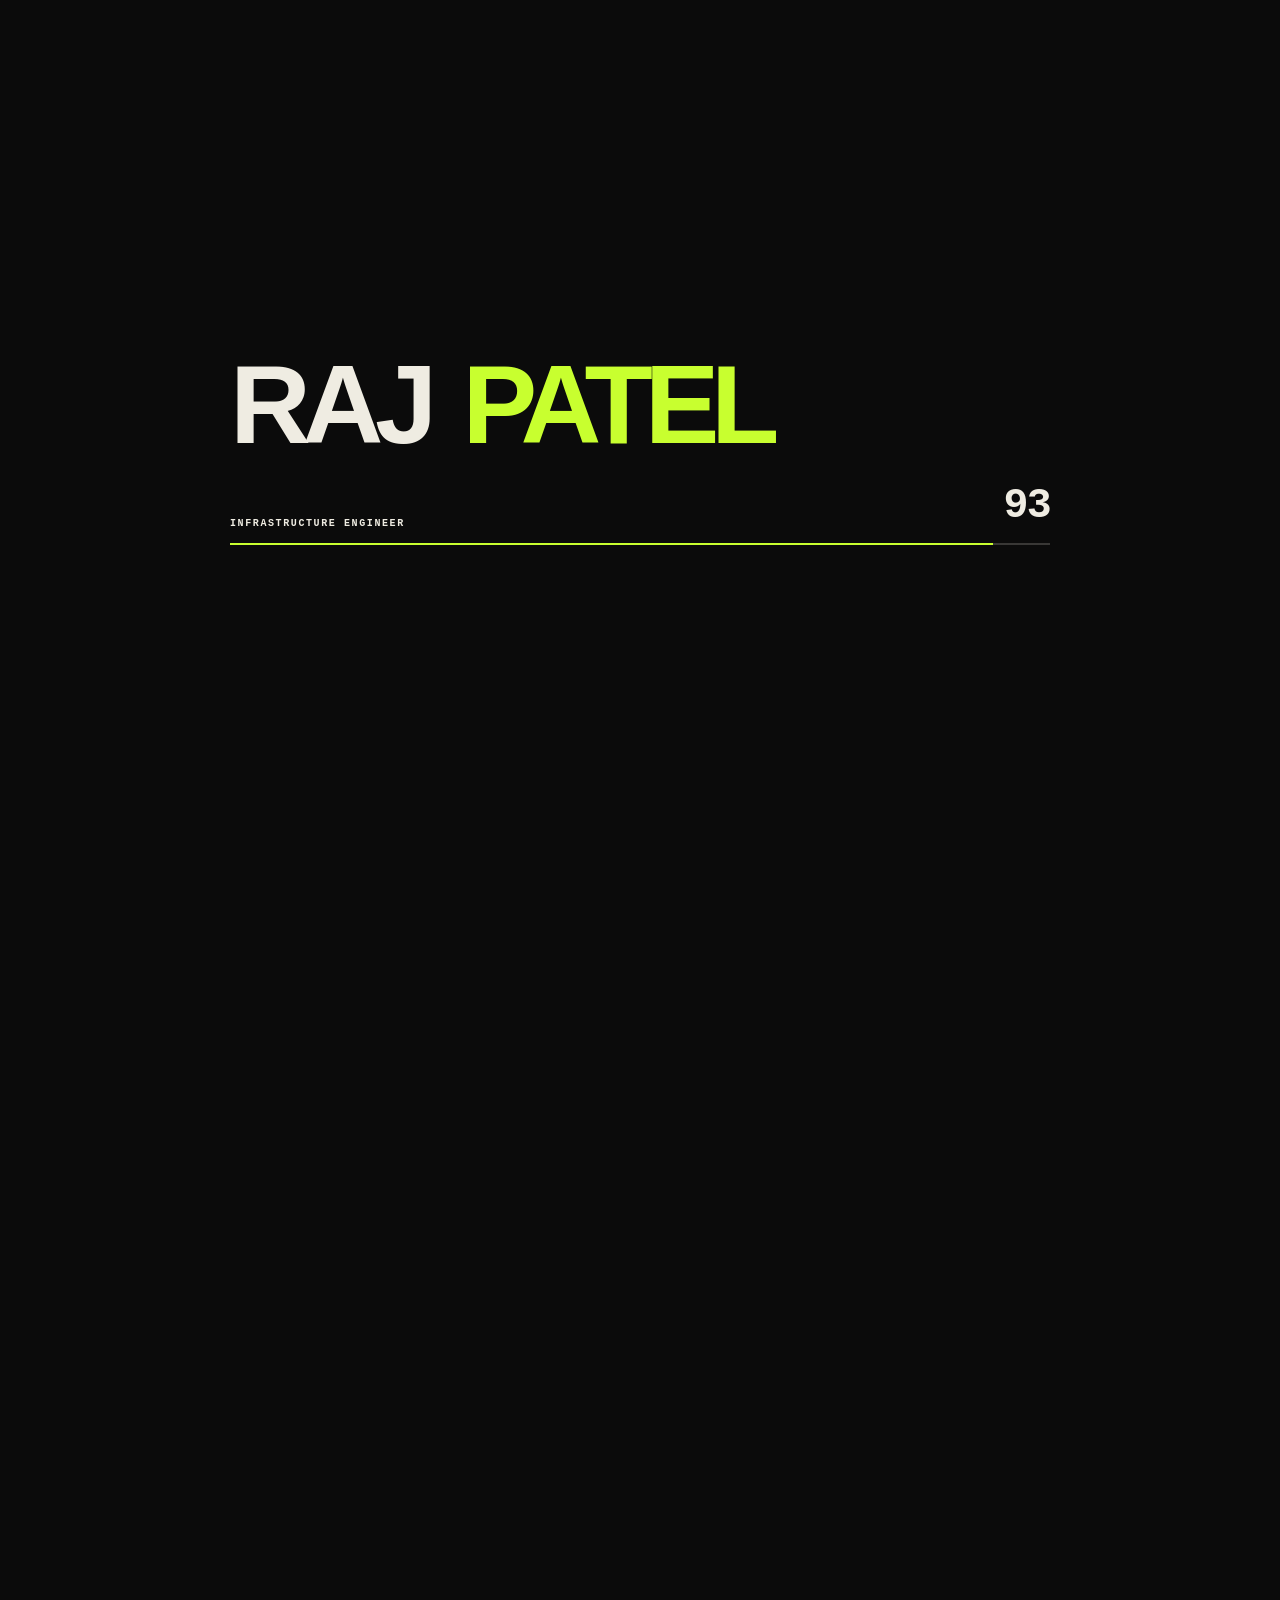
<file: index.html>
<!doctype html>
<html lang="en">
<head>
<meta charset="utf-8">
<meta name="viewport" content="width=device-width,initial-scale=1,viewport-fit=cover">
<meta name="theme-color" content="#0b0b0b">
<meta name="description" content="Raj Patel — infrastructure and cloud engineer. Windows, Linux, Azure, Kubernetes, and automation.">
<meta property="og:title" content="Raj Patel — Infrastructure Engineer">
<meta property="og:description" content="Enterprise systems, cloud operations, Kubernetes, and automation.">
<meta property="og:type" content="website">
<title>Raj Patel — Infrastructure Engineer</title>
<style>html,body{margin:0;min-height:100%;background:#0b0b0b;color:#efece2;font-family:Arial,Helvetica,sans-serif}</style>
<link rel="icon" href="assets/favicon.svg" type="image/svg+xml">
<link rel="icon" href="assets/favicon-32.png" sizes="32x32" type="image/png">
<link rel="apple-touch-icon" href="assets/apple-touch-icon.png">
<link rel="stylesheet" href="assets/styles.css">
<script defer src="assets/app.js"></script>
<noscript><style>#preloader{display:none!important}body{overflow:auto!important}.reveal{opacity:1!important;transform:none!important}.line-mask span{transform:none!important}</style></noscript>
</head>
<body>

<div id="preloader" aria-hidden="true">
  <div class="pre-inner">
    <div class="pre-name"><span>RAJ</span><span>PATEL</span></div>
    <div class="pre-meta"><span>INFRASTRUCTURE ENGINEER</span><span id="pre-count">00</span></div>
    <div class="pre-bar"><i id="pre-fill"></i></div>
  </div>
</div>

<div class="cursor" aria-hidden="true"><i></i><em>VIEW</em></div>
<a class="skip" href="#main">Skip to content</a>

<header class="head">
  <a class="mark" href="#top" aria-label="Raj Patel, back to top"><span class="mark-name">RAJ PATEL</span><span class="mark-code"></span></a>
  <p class="head-mid">INFRASTRUCTURE<br>&amp; CLOUD ENGINEER</p>
  <nav class="nav-desktop" aria-label="Primary">
    <a href="#work">WORK</a><a href="#about">ABOUT</a><a href="#stack">STACK</a><a href="#faq">FAQ</a><a href="#contact">CONTACT</a>
  </nav>
  <button class="burger" type="button" aria-expanded="false" aria-controls="nav-mobile" aria-label="Open navigation"><i></i><i></i></button>
  <nav class="nav-mobile" id="nav-mobile" aria-label="Mobile">
    <a href="#work"><span>01</span>WORK</a><a href="#about"><span>02</span>ABOUT</a><a href="#stack"><span>03</span>STACK</a><a href="#faq"><span>04</span>FAQ</a><a href="#contact"><span>05</span>CONTACT</a>
  </nav>
</header>

<main id="main">

<section class="hero" id="top">
  <div class="hero-top">
    <span>LAKELAND, FLORIDA</span>
    <span class="hero-clock" id="clock">--:--</span>
    <span>PORTFOLIO</span>
  </div>

  <h1 class="hero-type" aria-label="Infrastructure engineer, cloud and automation">
    <span class="line-mask"><span>INFRA</span></span>
    <span class="line-mask"><span>STRUCTURE</span></span>
    <span class="line-mask"><span>ENGI<i>N</i>EER</span></span>
  </h1>

  <div class="hero-foot">
    <p class="hero-note" data-scramble>Windows &middot; Linux &middot; Azure &middot; Kubernetes &middot; Automation</p>
    <p class="hero-sub">I design, automate and operate infrastructure that keeps enterprise systems predictable — and quietly boring, which is the highest compliment in operations.</p>
    <a class="hero-cta" href="#work" data-cursor="scroll"><span>SELECTED WORK</span><i>&darr;</i></a>
  </div>
</section>

<div class="strip" aria-hidden="true">
  <div class="strip-run"><span>AVAILABLE FOR INFRASTRUCTURE WORK</span><i>&#9670;</i><span>CLOUD OPERATIONS</span><i>&#9670;</i><span>KUBERNETES</span><i>&#9670;</i><span>AUTOMATION</span><i>&#9670;</i><span>SECURITY HARDENING</span><i>&#9670;</i><span>AVAILABLE FOR INFRASTRUCTURE WORK</span><i>&#9670;</i><span>CLOUD OPERATIONS</span><i>&#9670;</i><span>KUBERNETES</span><i>&#9670;</i><span>AUTOMATION</span><i>&#9670;</i><span>SECURITY HARDENING</span><i>&#9670;</i></div>
</div>

<section class="cipher" aria-hidden="true">
  <p class="cipher-line" data-decode="EVERY OUTAGE HAS A ROOT CAUSE. EVERY ROOT CAUSE HAS A FIX. EVERY FIX SHOULD BE AUTOMATED.">EVERY OUTAGE HAS A ROOT CAUSE. EVERY ROOT CAUSE HAS A FIX. EVERY FIX SHOULD BE AUTOMATED.</p>
</section>

<section class="intro">
  <p class="tag reveal">01 &mdash; POSITION</p>
  <h2 class="intro-head reveal">I am an infrastructure engineer. Which means I don&rsquo;t chase tools &mdash; I chase <em>stability</em>, then automate my way back to it.</h2>
  <div class="intro-grid">
    <div class="reveal"><h3>WHAT I ACTUALLY DO</h3><p>Support enterprise Windows and cloud-hosted infrastructure, run incident response and change delivery, harden systems, and replace repetitive administration with automation that other engineers can read.</p></div>
    <div class="reveal"><h3>HOW I WORK</h3><p>Follow the dependency chain instead of guessing. Validate before declaring victory. Write the runbook while the context is still fresh. Leave the environment more understandable than I found it.</p></div>
  </div>
</section>

<section class="rules" aria-label="Operating principles">
  <div class="rules-run">
    <span>Thou shalt not deploy on Friday without a rollback.</span><b>&sol;</b>
    <span>Thou shalt not name a server after a pet.</span><b>&sol;</b>
    <span>Thou shalt read the logs before the forum post.</span><b>&sol;</b>
    <span>Thou shalt not automate a process nobody understands.</span><b>&sol;</b>
    <span>Thou shalt test the restore, not the backup.</span><b>&sol;</b>
    <span>Thou shalt document it while you still remember it.</span><b>&sol;</b>
    <span>Thou shalt not deploy on Friday without a rollback.</span><b>&sol;</b>
    <span>Thou shalt not name a server after a pet.</span><b>&sol;</b>
    <span>Thou shalt read the logs before the forum post.</span><b>&sol;</b>
    <span>Thou shalt not automate a process nobody understands.</span><b>&sol;</b>
    <span>Thou shalt test the restore, not the backup.</span><b>&sol;</b>
    <span>Thou shalt document it while you still remember it.</span><b>&sol;</b>
  </div>
</section>

<section class="work" id="work">
  <div class="work-head">
    <p class="tag reveal">02 &mdash; SELECTED BUILDS 2021 &mdash; 2026</p>
    <h2 class="reveal">SELECTED<br><em>WORK</em></h2>
  </div>

  <div class="work-list">
    <a class="row" href="https://github.com/iamraj-patel/shell-script/tree/main/kubernetes" target="_blank" rel="noopener noreferrer" data-cursor="view" style="--accent:#c8ff2f;--accent-ink:#0b0b0b">
      <span class="row-no">01</span>
      <h3 class="row-title"><span>Cluster Operations</span><span aria-hidden="true">Cluster Operations</span></h3>
      <span class="row-meta">KUBERNETES &middot; TROUBLESHOOTING</span>
      <span class="row-go" aria-hidden="true">&#8599;</span>
</a>

    <a class="row" href="https://github.com/iamraj-patel/shell-script" target="_blank" rel="noopener noreferrer" data-cursor="view" style="--accent:#4f6dff;--accent-ink:#ffffff">
      <span class="row-no">02</span>
      <h3 class="row-title"><span>Shell Scripts</span><span aria-hidden="true">Shell Scripts</span></h3>
      <span class="row-meta">ONBOARDING &middot; SSL &middot; LINUX</span>
      <span class="row-go" aria-hidden="true">&#8599;</span>
</a>

    <a class="row" href="https://github.com/iamraj-patel/Ansible-Main" target="_blank" rel="noopener noreferrer" data-cursor="view" style="--accent:#ff5c2b;--accent-ink:#ffffff">
      <span class="row-no">03</span>
      <h3 class="row-title"><span>Ansible Main</span><span aria-hidden="true">Ansible Main</span></h3>
      <span class="row-meta">PLAYBOOKS &middot; CONFIGURATION</span>
      <span class="row-go" aria-hidden="true">&#8599;</span>
</a>

    <a class="row" href="https://github.com/iamraj-patel/shell-script/tree/main/server-onboarding" target="_blank" rel="noopener noreferrer" data-cursor="view" style="--accent:#f0e9d6;--accent-ink:#0b0b0b">
      <span class="row-no">04</span>
      <h3 class="row-title"><span>Server Onboarding</span><span aria-hidden="true">Server Onboarding</span></h3>
      <span class="row-meta">PROVISIONING &middot; HARDENING</span>
      <span class="row-go" aria-hidden="true">&#8599;</span>
</a>

    <a class="row" href="https://github.com/iamraj-patel?tab=repositories" target="_blank" rel="noopener noreferrer" data-cursor="view" style="--accent:#ff63b8;--accent-ink:#0b0b0b">
      <span class="row-no">05</span>
      <h3 class="row-title"><span>All Repositories</span><span aria-hidden="true">All Repositories</span></h3>
      <span class="row-meta">GITHUB &middot; EVERYTHING ELSE</span>
      <span class="row-go" aria-hidden="true">&#8599;</span>
</a>
  </div>
</section>

<section class="about" id="about">
  <p class="tag reveal">03 &mdash; ABOUT</p>
  <div class="about-wrap">
    <h2 class="about-head reveal">Hi, I&rsquo;m Raj.</h2>
    <div class="about-body">
      <p class="lead reveal">Infrastructure Managed Services Senior Analyst and Windows Cloud Engineer, based in Lakeland, Florida.</p>
      <p class="reveal">I work across Windows Server, Linux, Azure, virtualization, security hardening, backup and disaster recovery. Outside of production I build Kubernetes clusters with kubeadm, containerd and Calico, mostly so that the first time I see a failure mode it isn&rsquo;t during an incident.</p>
      <p class="reveal">I like unglamorous engineering: clean automation, honest documentation, and changes that are easy to reverse.</p>
      <div class="about-links reveal">
        <a href="https://github.com/iamraj-patel/" target="_blank" rel="noopener noreferrer" data-cursor="view">GITHUB &#8599;</a>
        <a href="https://linkedin.com/in/iamraj-patel" target="_blank" rel="noopener noreferrer" data-cursor="view">LINKEDIN &#8599;</a>
      </div>
    </div>
  </div>

  <div class="counts">
    <article class="reveal"><b data-count="90" data-suffix="%">0%</b><span>less manual administrative effort</span></article>
    <article class="reveal"><b data-count="35" data-suffix="%">0%</b><span>faster workstation deployment</span></article>
    <article class="reveal"><b data-count="40" data-suffix="%">0%</b><span>fewer vulnerabilities and less downtime</span></article>
    <article class="reveal"><b data-count="70" data-suffix="%">0%</b><span>faster application deployment</span></article>
  </div>
</section>

<section class="stack" id="stack">
  <p class="tag reveal">04 &mdash; STACK</p>
  <h2 class="stack-head reveal">THE TOOLBOX</h2>
  <div class="stack-list">
    <details class="reveal" open><summary><span>01</span><b>CLOUD &amp; PLATFORMS</b><i aria-hidden="true"></i></summary><div><p>Microsoft Azure, AWS and Google Cloud Platform, cloud-hosted infrastructure and hybrid operations.</p><em>AZURE / AWS / GCP</em></div></details>
    <details class="reveal"><summary><span>02</span><b>SYSTEMS</b><i aria-hidden="true"></i></summary><div><p>Windows Server, Active Directory, Group Policy, DNS, DHCP, Debian, Ubuntu, RHEL, Fedora and OpenSUSE.</p><em>WINDOWS / LINUX / DIRECTORY</em></div></details>
    <details class="reveal"><summary><span>03</span><b>AUTOMATION</b><i aria-hidden="true"></i></summary><div><p>PowerShell, Bash, Python and Ansible for onboarding, patching, package management and operational validation.</p><em>POWERSHELL / BASH / PYTHON / ANSIBLE</em></div></details>
    <details class="reveal"><summary><span>04</span><b>CONTAINERS</b><i aria-hidden="true"></i></summary><div><p>Kubernetes with kubeadm, containerd and Calico. Cluster lifecycle, certificates, networking, DNS and troubleshooting.</p><em>KUBERNETES / CONTAINERD / CALICO</em></div></details>
    <details class="reveal"><summary><span>05</span><b>RESILIENCE &amp; SECURITY</b><i aria-hidden="true"></i></summary><div><p>VMware, Hyper-V, Proxmox, Veeam, CIS hardening, STIG compliance and vulnerability remediation.</p><em>VMWARE / HYPER-V / CIS / STIG</em></div></details>
  </div>
</section>

<section class="career">
  <p class="tag reveal">05 &mdash; CAREER</p>
  <div class="career-heading reveal"><h2>EXPERIENCE<br><em>THAT SHAPED THE WORK.</em></h2><p>Enterprise infrastructure roles across cloud operations, systems administration, automation, security, and virtualization.</p></div>
  <div class="career-list">
    <article class="reveal"><span>2025 &mdash; NOW</span><h3>ACCENTURE</h3><h4>Infrastructure Managed Services Senior Analyst / Windows Cloud Engineer</h4><p>Enterprise Windows and cloud infrastructure, incident response, change implementation, automation, security remediation and platform standardisation.</p></article>
    <article class="reveal"><span>2023 &mdash; 2024</span><h3>MOTIO BUSINESS TECHNOLOGY</h3><h4>IT Systems Administrator</h4><p>Standardised Windows imaging, PowerShell automation, VMware environments, Linux services, Ansible workflows, backup and recovery.</p></article>
    <article class="reveal"><span>2021 &mdash; 2023</span><h3>INTEGRATED BIOSCIENCE</h3><h4>System Administrator</h4><p>Windows and Linux services, Hyper-V migration and clustering, STIG hardening, patching, monitoring and operational scripting.</p></article>
  </div>
</section>

<section class="faq" id="faq">
  <p class="tag reveal">06 &mdash; FAQ</p>
  <h2 class="faq-head reveal">QUESTIONS<br><em>I ACTUALLY GET</em></h2>
  <div class="faq-list">
    <details class="reveal"><summary><span>01.</span><b>Raj, are you a Windows guy or a Linux guy?</b><i aria-hidden="true"></i></summary><div><p>Both, and that&rsquo;s the point. Most environments are mixed, and the interesting failures happen exactly where the two meet.</p></div></details>
    <details class="reveal"><summary><span>02.</span><b>Do you actually run Kubernetes at home?</b><i aria-hidden="true"></i></summary><div><p>Yes. kubeadm clusters with containerd and Calico, rebuilt often on purpose. Breaking a lab cluster is much cheaper than learning on production.</p></div></details>
    <details class="reveal"><summary><span>03.</span><b>Why so much automation?</b><i aria-hidden="true"></i></summary><div><p>Because manual work does not scale, does not audit well, and never behaves the same way at 3am. Automation is documentation that executes.</p></div></details>
    <details class="reveal"><summary><span>04.</span><b>What do you do when something breaks?</b><i aria-hidden="true"></i></summary><div><p>Reproduce, isolate, follow the dependency chain, fix the cause rather than the symptom, then write it down so the next person spends ten minutes instead of two hours.</p></div></details>
    <details class="reveal"><summary><span>05.</span><b>Where is your r&eacute;sum&eacute; and phone number?</b><i aria-hidden="true"></i></summary><div><p>Deliberately not on this site. Email works perfectly well, and anything else can follow from there.</p></div></details>
  </div>
</section>

<section class="contact" id="contact">
  <p class="tag">07 &mdash; CONTACT</p>
  <div class="contact-mid">
    <h2 class="contact-head">YOU LIKE<br>WHAT YOU SEE?<br><em>LET&rsquo;S TALK.</em></h2>
    <a class="contact-mail" href="mailto:rajpatel2011998@gmail.com" data-cursor="view"><span>rajpatel2011998@gmail.com</span><i aria-hidden="true">&#8599;</i></a>
  </div>
  <div class="contact-foot">
    <a href="https://github.com/iamraj-patel/" target="_blank" rel="noopener noreferrer" data-cursor="view">GITHUB</a>
    <a href="https://linkedin.com/in/iamraj-patel" target="_blank" rel="noopener noreferrer" data-cursor="view">LINKEDIN</a>
    <span>LAKELAND, FL</span>
    <span>&copy; <i id="year"></i> RAJ PATEL</span>
  </div>
</section>

</main>

<footer class="foot">
  <a href="#top" data-cursor="scroll">BACK TO TOP &uarr;</a>
  <span>PORTFOLIO &mdash; STATIC, SELF-CONTAINED</span>
</footer>

</body>
</html>
</file>
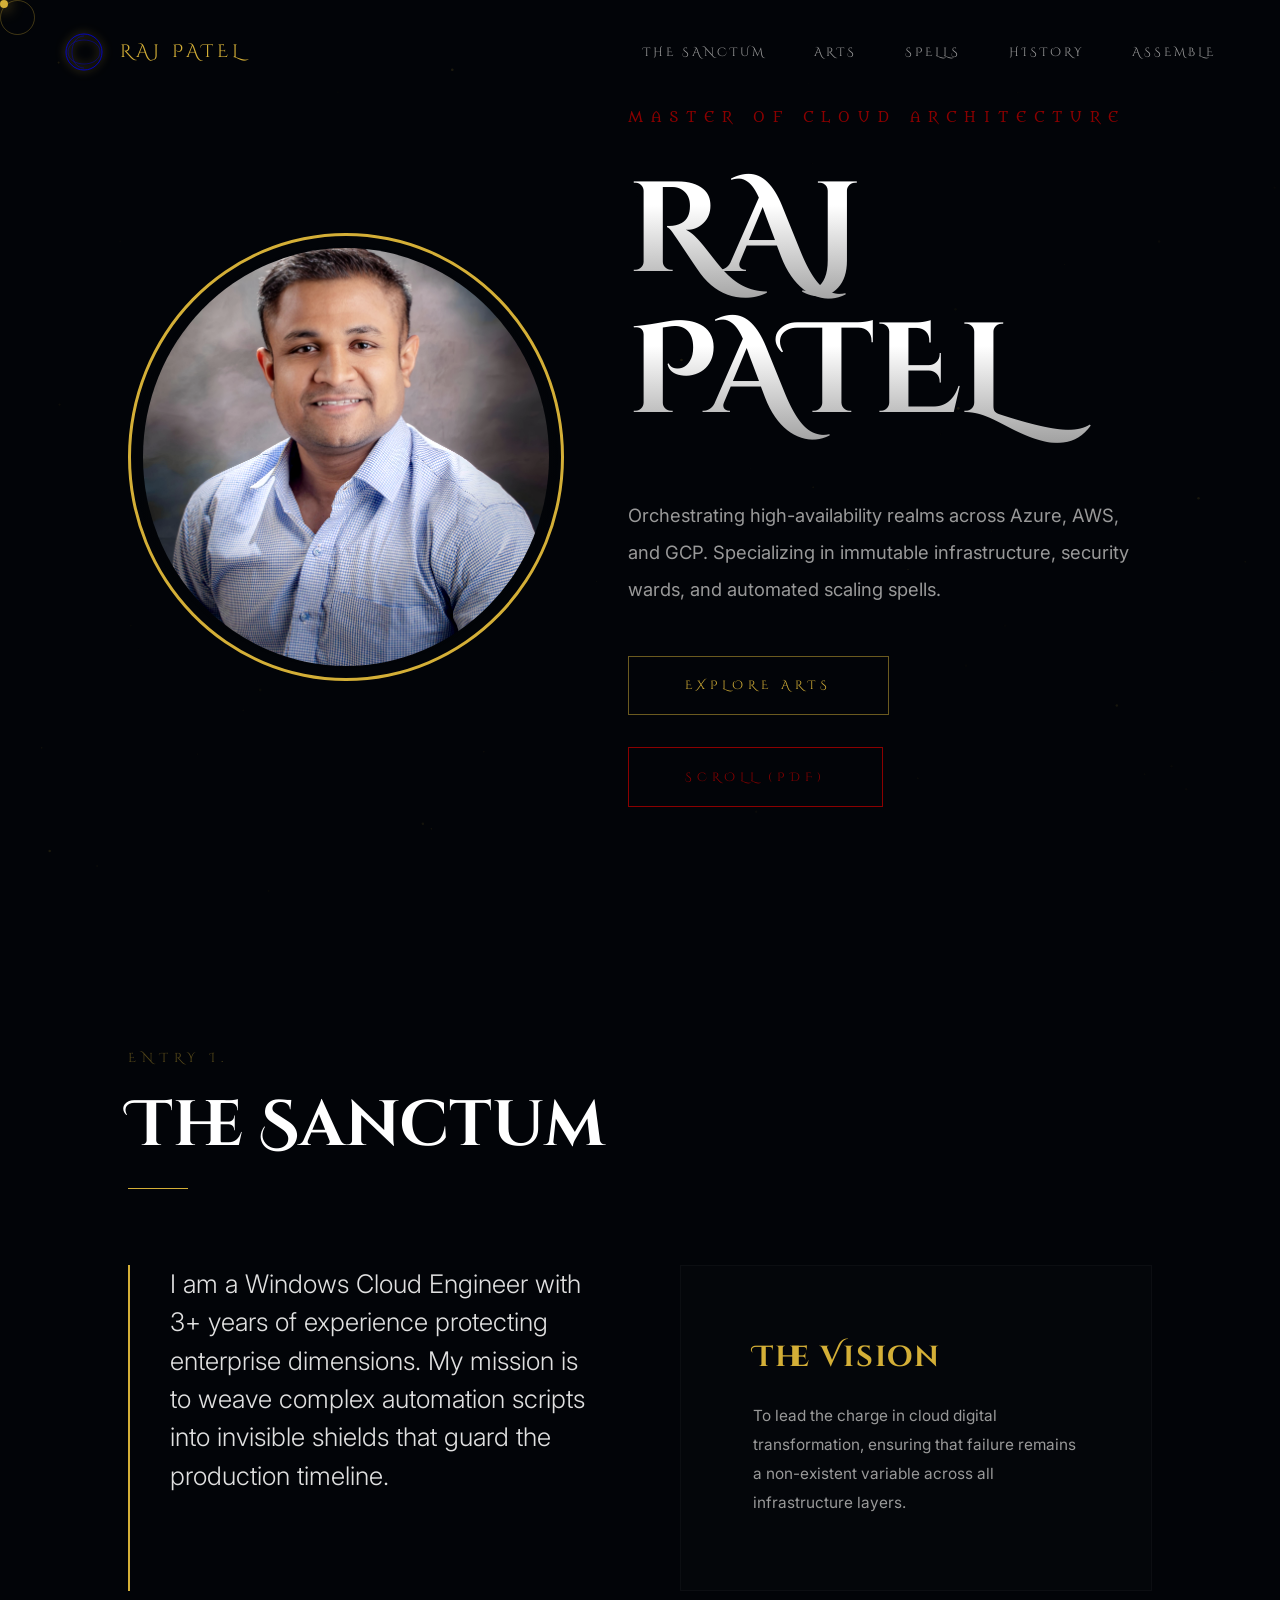
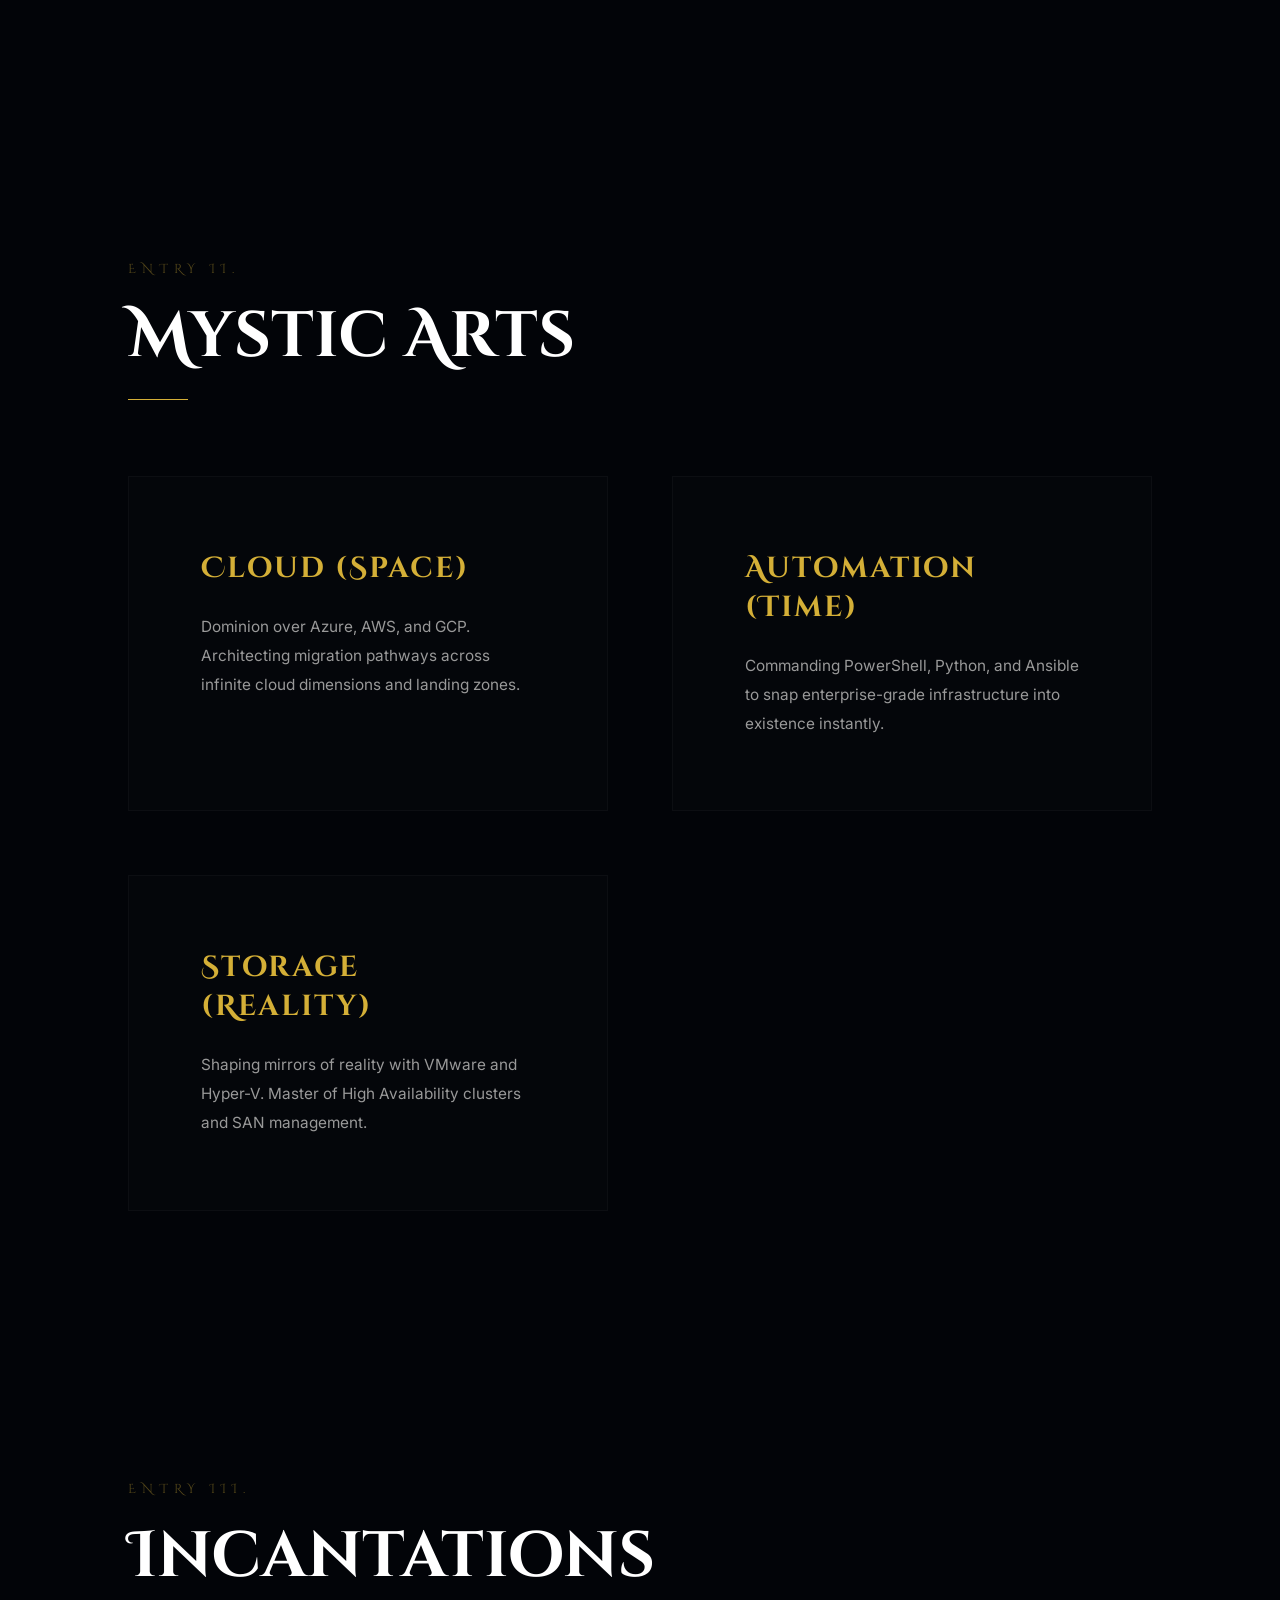
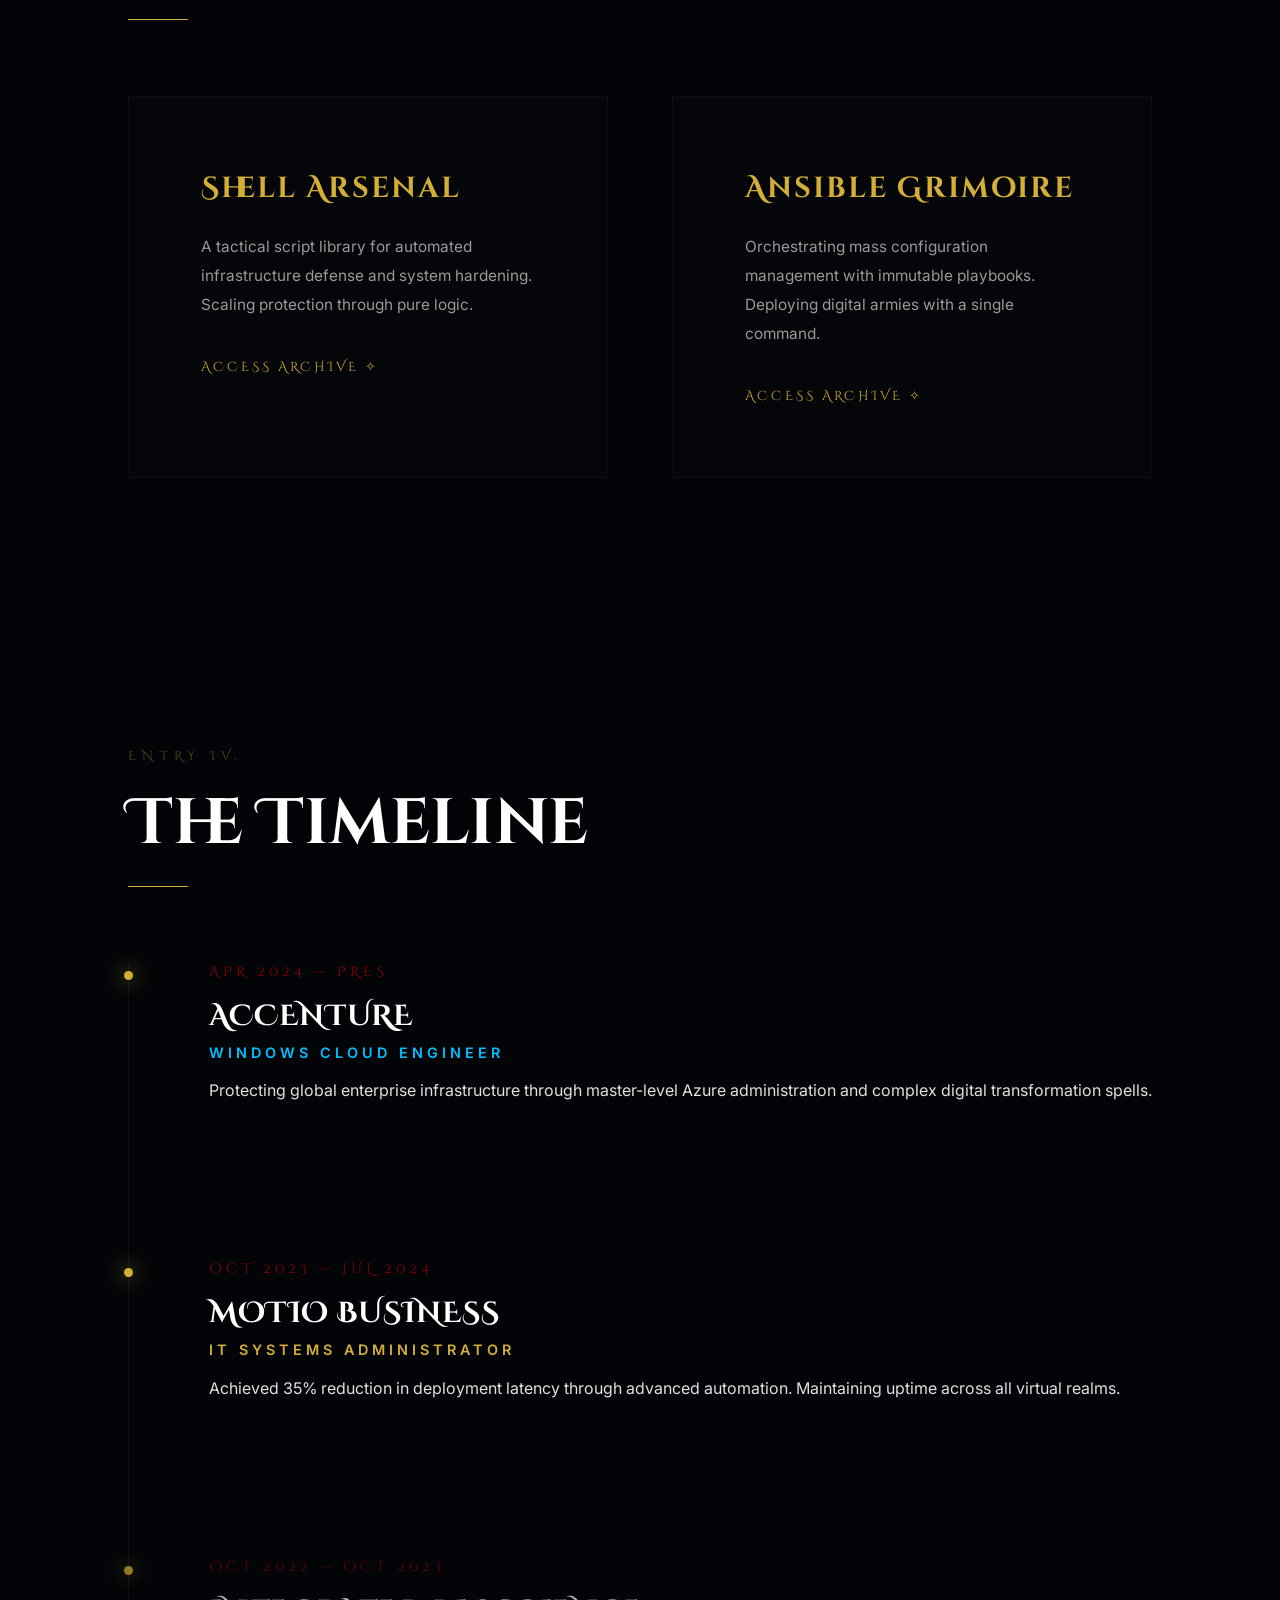
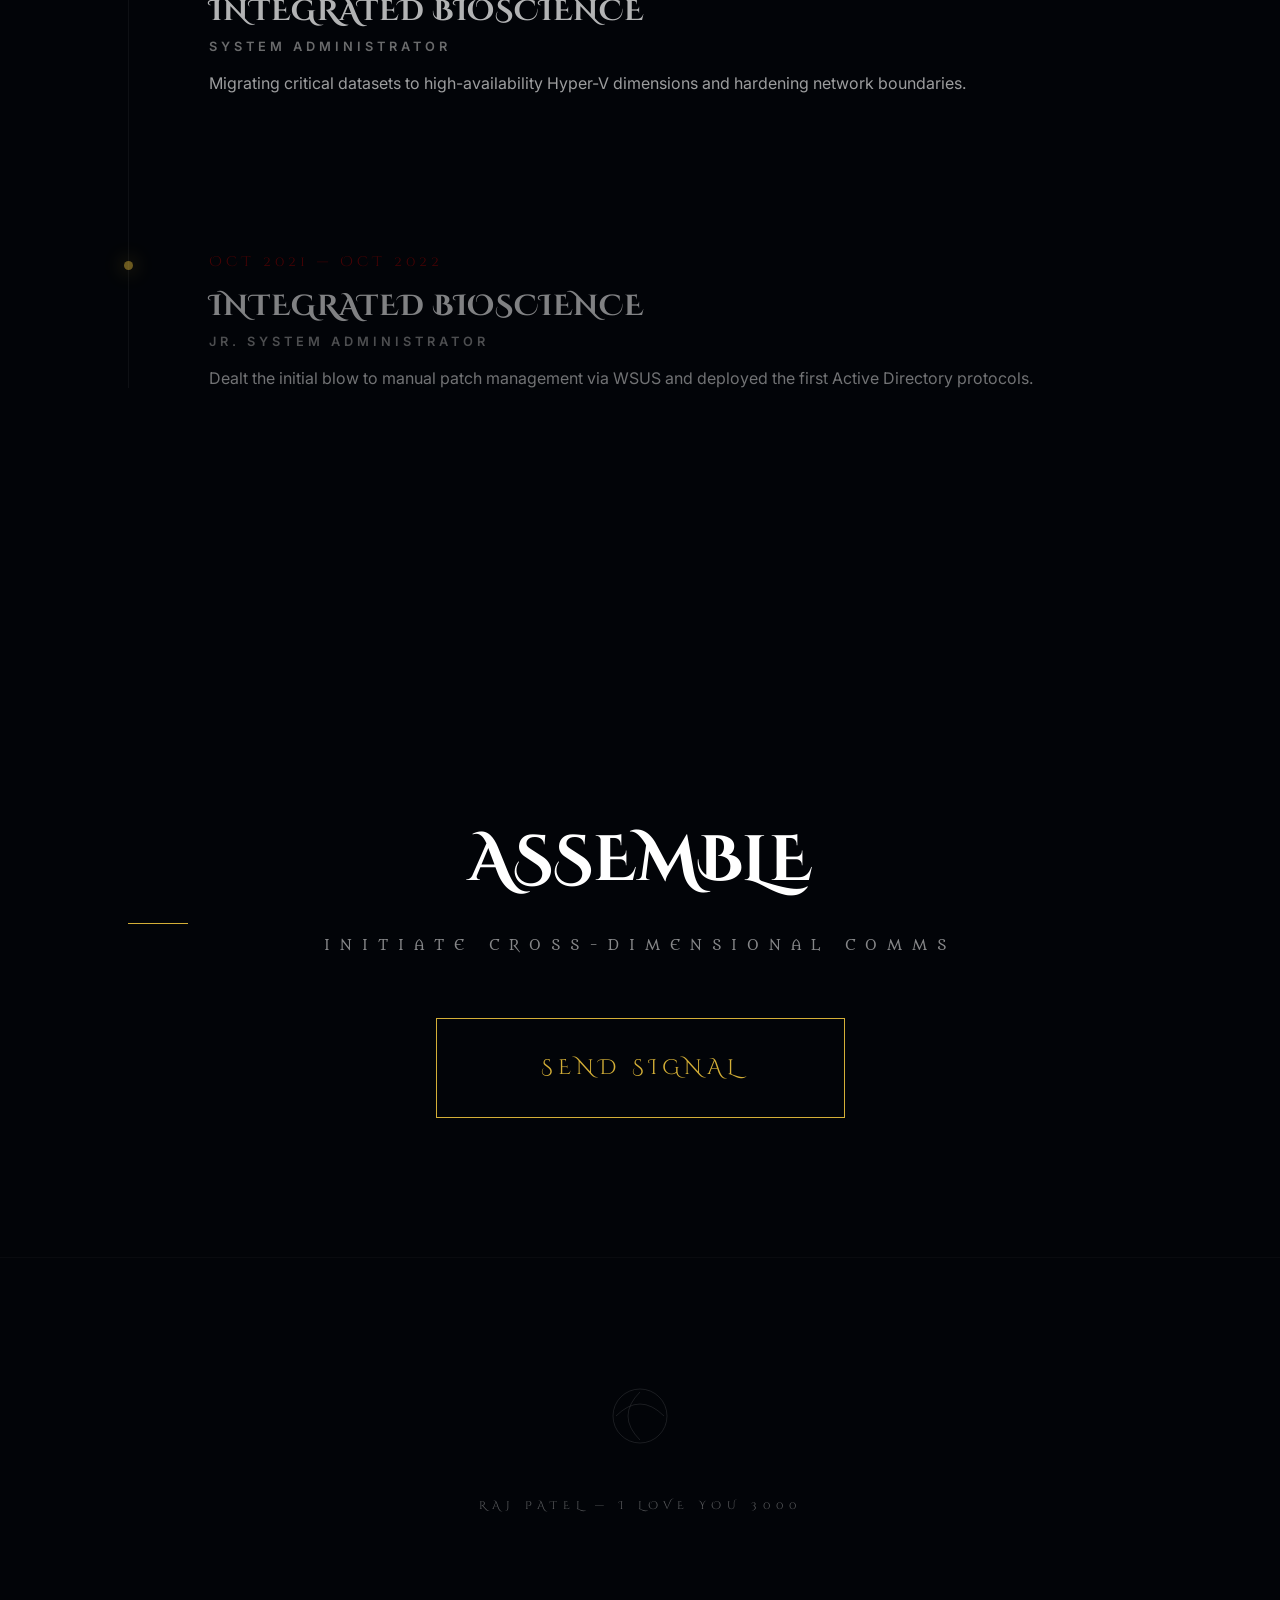
<file: Dr.Strange/index.html>
<!DOCTYPE html>
<html lang="en">

<head>
    <meta charset="UTF-8">
    <meta name="viewport" content="width=device-width, initial-scale=1.0">
    <meta name="description"
        content="Raj Patel | Sorcerer's Seal Refined. Professional Cloud Architect portfolio with master-level aesthetic and animated UI.">
    <title>Raj Patel | Sorcerer's Seal Refined</title>

    <!-- Favicon -->
    <link rel="icon" type="image/png" href="icon.png">
    <link rel="apple-touch-icon" href="icon.png">

    <!-- Premium Web Fonts -->
    <link rel="preconnect" href="https://fonts.googleapis.com">
    <link rel="preconnect" href="https://fonts.gstatic.com" crossorigin>
    <link
        href="https://fonts.googleapis.com/css2?family=Cinzel+Decorative:wght@400;700;900&family=Inter:wght@300;400;600;900&family=Metamorphous&display=swap"
        rel="stylesheet">

    <style>
        :root {
            /* Supreme Palette */
            --bg-void: #020408;
            --portal-gold: #d4af37;
            --eldritch-crimson: #8b0000;
            --mystic-blue: #00bfff;
            --text-silver: #e0e0e0;
            --text-dim: #999999;

            /* Fluid Typography */
            --font-size-hero: clamp(3rem, 10vw, 8rem);
            --font-size-h2: clamp(2rem, 5vw, 4rem);
            --font-size-body: clamp(0.9rem, 1.2vw, 1.1rem);

            /* Fonts */
            --font-mystic: 'Cinzel Decorative', cursive;
            --font-modern: 'Inter', sans-serif;
            --font-ancient: 'Metamorphous', serif;

            /* Smooth Motion */
            --ease-magic: cubic-bezier(0.25, 1, 0.5, 1);
            --magic-speed: 1s;
        }

        * {
            margin: 0;
            padding: 0;
            box-sizing: border-box;
            cursor: none;
        }

        html {
            scroll-behavior: smooth;
        }

        body {
            background-color: var(--bg-void);
            color: var(--text-silver);
            font-family: var(--font-modern);
            overflow-x: hidden;
            -webkit-font-smoothing: antialiased;
            width: 100%;
        }

        /* --- Magic Cursor Logic --- */
        #magic-cursor,
        #magic-aura {
            display: none;
        }

        /* Enable only on large hoverable devices */
        @media (hover: hover) and (min-width: 1025px) {
            #magic-cursor {
                position: fixed;
                width: 8px;
                height: 8px;
                background: var(--portal-gold);
                border-radius: 50%;
                pointer-events: none;
                z-index: 10000;
                box-shadow: 0 0 15px var(--portal-gold);
                display: block;
            }

            #magic-aura {
                position: fixed;
                width: 35px;
                height: 35px;
                border: 1px solid var(--portal-gold);
                border-radius: 50%;
                pointer-events: none;
                z-index: 9999;
                transition: transform 0.15s var(--ease-magic);
                opacity: 0.3;
                display: block;
            }
        }

        /* --- Background Particles --- */
        #magic-canvas {
            position: fixed;
            top: 0;
            left: 0;
            width: 100%;
            height: 100%;
            z-index: -10;
        }

        /* --- Navigation & Mobile Menu --- */
        nav {
            position: fixed;
            top: 0;
            width: 100%;
            padding: clamp(1rem, 3vw, 2rem) 5%;
            display: flex;
            justify-content: space-between;
            align-items: center;
            z-index: 9000;
            /* Stays above the overlay */
            transition: 0.5s var(--ease-magic);
        }

        nav.scrolled {
            padding: 1rem 5%;
            background: rgba(2, 4, 8, 0.9);
            backdrop-filter: blur(20px);
            border-bottom: 1px solid rgba(212, 175, 55, 0.1);
        }

        .logo-box {
            display: flex;
            align-items: center;
            gap: 1rem;
            text-decoration: none;
            z-index: 7000;
        }

        .logo-seal {
            width: clamp(30px, 4vw, 40px);
            height: clamp(30px, 4vw, 40px);
            fill: var(--portal-gold);
            filter: drop-shadow(0 0 5px var(--portal-gold));
        }

        .logo-text {
            font-family: var(--font-mystic);
            font-size: clamp(0.9rem, 1.5vw, 1.1rem);
            color: var(--portal-gold);
            letter-spacing: 4px;
        }

        /* Desktop Links */
        .desktop-links {
            display: flex;
            gap: 3rem;
        }

        .desktop-links a {
            text-decoration: none;
            color: var(--text-dim);
            font-family: var(--font-mystic);
            font-size: 0.75rem;
            text-transform: uppercase;
            letter-spacing: 3px;
            transition: 0.3s;
        }

        .desktop-links a:hover {
            color: var(--portal-gold);
            text-shadow: 0 0 10px var(--portal-gold);
        }

        /* Mobile Menu Controls */
        .menu-controls {
            display: none;
            z-index: 10000;
            position: relative;
        }

        .menu-trigger {
            width: 30px;
            height: 22px;
            display: flex;
            flex-direction: column;
            justify-content: space-between;
            transition: 0.4s;
            background: transparent;
            border: none;
            padding: 0;
        }

        .menu-trigger span {
            width: 100%;
            height: 2px;
            background: var(--portal-gold);
            transition: 0.4s var(--ease-magic);
            transform-origin: center;
        }

        /* Morph Animation */
        .menu-trigger.active span:nth-child(1) {
            transform: translateY(10px) rotate(45deg);
        }

        .menu-trigger.active span:nth-child(2) {
            opacity: 0;
            transform: scaleX(0);
        }

        .menu-trigger.active span:nth-child(3) {
            transform: translateY(-10px) rotate(-45deg);
        }

        /* Full Screen Overlay */
        #mobile-overlay {
            position: fixed;
            top: 0;
            left: 0;
            width: 100%;
            height: 100vh;
            background: rgba(2, 4, 8, 0.98);
            backdrop-filter: blur(20px);
            z-index: 6500;
            display: flex;
            flex-direction: column;
            justify-content: center;
            align-items: center;
            gap: clamp(2rem, 8vh, 4rem);
            visibility: hidden;
            opacity: 0;
            transform: scale(1.1);
            transition: all 0.6s var(--ease-magic);
        }

        #mobile-overlay.active {
            visibility: visible;
            opacity: 1;
            transform: scale(1);
        }

        #mobile-overlay a {
            font-family: var(--font-mystic);
            font-size: clamp(2rem, 10vw, 3rem);
            color: #fff;
            text-decoration: none;
            letter-spacing: 8px;
            transition: 0.4s;
            opacity: 0;
            transform: translateY(20px);
        }

        #mobile-overlay.active a {
            opacity: 1;
            transform: translateY(0);
        }

        #mobile-overlay a:hover {
            color: var(--portal-gold);
            transform: scale(1.1);
        }

        /* --- Hero Section --- */
        .hero {
            min-height: 100vh;
            display: flex;
            flex-wrap: wrap;
            align-items: center;
            justify-content: center;
            padding: 12vh 10%;
            gap: 5vw;
        }

        .hero-text {
            flex: 1.2;
            min-width: 320px;
        }

        .hero-visual {
            flex: 1;
            min-width: 320px;
            display: flex;
            justify-content: center;
            align-items: center;
        }

        .supreme-tag {
            color: var(--eldritch-crimson);
            font-family: var(--font-ancient);
            letter-spacing: 8px;
            font-size: clamp(0.7rem, 2vw, 0.9rem);
            margin-bottom: 1.5rem;
            text-transform: uppercase;
        }

        .hero-name {
            font-family: var(--font-mystic);
            font-size: var(--font-size-hero);
            line-height: 1.1;
            /* Increased to prevent clipping of decorative glyphs */
            color: #fff;
            margin-bottom: 2.5rem;
            padding: 0.1em 0;
            /* Extra clearance for descenders */
        }

        .hero-name span {
            display: block;
            background: linear-gradient(180deg, #fff 30%, #a0a0a0 100%);
            -webkit-background-clip: text;
            background-clip: text;
            -webkit-text-fill-color: transparent;
        }

        .portal-window {
            width: clamp(280px, 35vw, 500px);
            height: clamp(280px, 35vw, 500px);
            border-radius: 50%;
            border: 3px solid var(--portal-gold);
            padding: 12px;
            position: relative;
            background: radial-gradient(circle, rgba(212, 175, 55, 0.1) 0%, transparent 70%);
            animation: pulse-border 5s infinite ease-in-out;
        }

        @keyframes pulse-border {

            0%,
            100% {
                box-shadow: 0 0 30px rgba(212, 175, 55, 0.2);
                border-color: rgba(212, 175, 55, 0.5);
            }

            50% {
                box-shadow: 0 0 70px rgba(212, 175, 55, 0.7);
                border-color: var(--portal-gold);
            }
        }

        .portal-img {
            width: 100%;
            height: 100%;
            border-radius: 50%;
            object-fit: cover;
            filter: grayscale(20%) contrast(1.1);
            transition: 0.5s;
        }

        .portal-window:hover .portal-img {
            filter: grayscale(0%) contrast(1.2);
            transform: scale(1.05);
        }

        /* --- Sections --- */
        section {
            padding: 15vh 10%;
        }

        .header-box {
            margin-bottom: 6rem;
            position: relative;
        }

        .header-num {
            font-family: var(--font-mystic);
            color: var(--portal-gold);
            font-size: 0.8rem;
            opacity: 0.4;
            letter-spacing: 6px;
            display: block;
            margin-bottom: 1rem;
        }

        .header-title {
            font-family: var(--font-mystic);
            font-size: var(--font-size-h2);
            color: #fff;
            position: relative;
        }

        .header-title::after {
            content: '';
            position: absolute;
            left: 0;
            bottom: -20px;
            width: 60px;
            height: 1px;
            background: var(--portal-gold);
        }

        /* --- Cards & Grid --- */
        .mystic-grid {
            display: grid;
            grid-template-columns: repeat(auto-fit, minmax(320px, 1fr));
            gap: 4rem;
        }

        .supreme-card {
            background: rgba(255, 255, 255, 0.01);
            border: 1px solid rgba(255, 255, 255, 0.03);
            padding: clamp(2.5rem, 6vw, 4.5rem);
            position: relative;
            transition: 0.8s var(--ease-magic);
            overflow: hidden;
        }

        .supreme-card::before {
            content: '';
            position: absolute;
            top: 0;
            left: 0;
            width: 100%;
            height: 2px;
            background: linear-gradient(90deg, transparent, var(--portal-gold), transparent);
            transform: translateX(-100%);
            transition: 0.8s;
        }

        .supreme-card:hover {
            background: rgba(255, 255, 255, 0.03);
            border-color: rgba(212, 175, 55, 0.2);
            transform: translateY(-20px);
        }

        .supreme-card:hover::before {
            transform: translateX(100%);
        }

        .supreme-card h3 {
            font-family: var(--font-mystic);
            font-size: 1.8rem;
            margin-bottom: 1.5rem;
            color: var(--portal-gold);
            letter-spacing: 2px;
        }

        .supreme-card p {
            color: var(--text-dim);
            line-height: 1.9;
            font-size: var(--font-size-body);
        }

        .history-list {
            border-left: 1px solid rgba(255, 255, 255, 0.05);
            padding-left: clamp(2.5rem, 8vw, 5rem);
        }

        .history-node {
            margin-bottom: 10rem;
            position: relative;
        }

        .history-node::before {
            content: '';
            position: absolute;
            left: calc(-1 * clamp(2.5rem, 8vw, 5rem) - 5px);
            top: 0.5rem;
            width: 9px;
            height: 9px;
            background: var(--portal-gold);
            box-shadow: 0 0 20px var(--portal-gold);
            border-radius: 50%;
        }

        .node-meta {
            font-family: var(--font-mystic);
            color: var(--eldritch-crimson);
            font-size: 0.85rem;
            letter-spacing: 4px;
            margin-bottom: 1rem;
            display: block;
        }

        /* --- Buttons --- */
        .btn-group {
            display: flex;
            gap: 2rem;
            flex-wrap: wrap;
            margin-top: 3rem;
        }

        .btn-supreme {
            padding: 1.3rem 3.5rem;
            background: transparent;
            border: 1px solid rgba(212, 175, 55, 0.5);
            color: var(--portal-gold);
            font-family: var(--font-mystic);
            text-transform: uppercase;
            letter-spacing: 5px;
            text-decoration: none;
            display: inline-block;
            transition: 0.4s;
            position: relative;
            z-index: 1;
            overflow: hidden;
            font-size: 0.75rem;
        }

        .btn-supreme::after {
            content: '';
            position: absolute;
            top: 0;
            left: -100%;
            width: 100%;
            height: 100%;
            background: var(--portal-gold);
            transition: 0.5s var(--ease-magic);
            z-index: -1;
        }

        .btn-supreme:hover {
            color: #000;
            border-color: var(--portal-gold);
            box-shadow: 0 0 40px rgba(212, 175, 55, 0.4);
        }

        .btn-supreme:hover::after {
            left: 0;
        }

        /* --- Footer --- */
        footer {
            padding: 8rem 10%;
            border-top: 1px solid rgba(255, 255, 255, 0.03);
            text-align: center;
        }

        .footer-logo {
            width: 60px;
            margin-bottom: 3rem;
            opacity: 0.2;
            fill: var(--portal-gold);
        }

        /* --- Mobile Responsive Rules --- */
        @media (max-width: 1100px) {
            .hero {
                text-align: center;
                flex-direction: column;
                padding-top: 18vh;
            }

            .hero-text {
                order: 2;
                width: 100%;
                display: flex;
                flex-direction: column;
                align-items: center;
                text-align: center;
                /* Ensures text children inherit centering */
            }

            .hero-desc {
                margin-left: auto !important;
                margin-right: auto !important;
                text-align: center;
            }

            .btn-group {
                justify-content: center;
                width: 100%;
                margin-left: auto;
                margin-right: auto;
            }

            .hero-visual {
                order: 1;
                width: 100%;
                margin-bottom: 5rem;
            }

            .desktop-links {
                display: none;
            }

            .menu-controls {
                display: flex;
            }
        }

        @media (max-width: 600px) {
            section {
                padding: 12vh 8%;
            }

            .btn-group {
                display: grid;
                grid-template-columns: 1fr 1fr;
                justify-content: center;
                gap: 1rem;
                width: 100%;
                max-width: 450px;
                margin-left: auto;
                margin-right: auto;
            }

            .btn-supreme {
                display: flex;
                justify-content: center;
                align-items: center;
                text-align: center;
                padding: 1.2rem 0.5rem;
                font-size: 0.65rem;
                letter-spacing: 2px;
                box-sizing: border-box;
                white-space: nowrap;
                width: 100%;
            }

            .history-list {
                padding-left: 2.5rem;
            }

            .history-node::before {
                left: -2.8rem;
            }
        }

        /* Reveal Animation Utility */
        .reveal {
            opacity: 0;
            transform: translateY(40px);
            transition: 1.2s var(--ease-magic);
        }

        .reveal.active {
            opacity: 1;
            transform: translateY(0);
        }
    </style>
</head>

<body>
    <!-- Magic Elements -->
    <div id="magic-cursor"></div>
    <div id="magic-aura"></div>
    <canvas id="magic-canvas"></canvas>

    <!-- Navigation Bar -->
    <nav id="navbar">
        <a href="#" class="logo-box">
            <svg class="logo-seal" viewBox="0 0 100 100">
                <circle cx="50" cy="50" r="45" fill="none" stroke="currentColor" stroke-width="2" />
                <path d="M 10 50 C 10 10, 90 10, 90 50 C 90 90, 10 90, 10 50" fill="none" stroke="currentColor" />
                <path d="M 50 10 C 10 10, 10 90, 50 90" fill="none" stroke="currentColor" />
            </svg>
            <span class="logo-text">RAJ PATEL</span>
        </a>
        <div class="desktop-links">
            <a href="#about">THE SANCTUM</a>
            <a href="#skills">ARTS</a>
            <a href="#projects">SPELLS</a>
            <a href="#experience">HISTORY</a>
            <a href="#contact">ASSEMBLE</a>
        </div>
        <div class="menu-controls">
            <button class="menu-trigger" onclick="toggleMenu()" aria-label="Open Menu">
                <span></span>
                <span></span>
                <span></span>
            </button>
        </div>
    </nav>

    <!-- Mobile Navigation Overlay -->
    <div id="mobile-overlay">
        <a href="#about" style="transition-delay: 0.1s;" onclick="toggleMenu()">Sanctum</a>
        <a href="#skills" style="transition-delay: 0.2s;" onclick="toggleMenu()">Arts</a>
        <a href="#projects" style="transition-delay: 0.3s;" onclick="toggleMenu()">Spells</a>
        <a href="#experience" style="transition-delay: 0.4s;" onclick="toggleMenu()">History</a>
        <a href="#contact" style="transition-delay: 0.5s;" onclick="toggleMenu()">Assemble</a>
    </div>

    <main>
        <!-- Hero Section -->
        <section class="hero" id="home">
            <div class="hero-visual reveal">
                <div class="portal-window">
                    <img src="https://iamraj-patel.github.io/image.png" alt="Raj Patel" class="portal-img">
                </div>
            </div>
            <div class="hero-text reveal">
                <p class="supreme-tag">Master of Cloud Architecture</p>
                <h1 class="hero-name">
                    <span>RAJ</span>
                    <span>PATEL</span>
                </h1>
                <p class="hero-desc"
                    style="color: var(--text-dim); line-height: 2; font-size: 1.15rem; max-width: 600px;">
                    Orchestrating high-availability realms across Azure, AWS, and GCP. Specializing in immutable
                    infrastructure, security wards, and automated scaling spells.
                </p>
                <div class="btn-group">
                    <a href="#projects" class="btn-supreme">Explore Arts</a>
                    <a href="https://iamraj-patel.github.io/resume/Raj-Patel-08-01-2024.pdf" target="_blank"
                        class="btn-supreme"
                        style="border-color: var(--eldritch-crimson); color: var(--eldritch-crimson);">Scroll (PDF)</a>
                </div>
            </div>
        </section>

        <!-- About Section -->
        <section id="about" class="reveal">
            <div class="header-box">
                <span class="header-num">ENTRY I.</span>
                <h2 class="header-title">The Sanctum</h2>
            </div>
            <div style="display: grid; grid-template-columns: repeat(auto-fit, minmax(300px, 1fr)); gap: 5rem;">
                <p
                    style="font-size: 1.6rem; font-weight: 300; line-height: 1.5; border-left: 2px solid var(--portal-gold); padding-left: 2.5rem;">
                    I am a Windows Cloud Engineer with 3+ years of experience protecting enterprise dimensions. My
                    mission is to weave complex automation scripts into invisible shields that guard the production
                    timeline.
                </p>
                <div class="supreme-card">
                    <h3>The Vision</h3>
                    <p>To lead the charge in cloud digital transformation, ensuring that failure remains a non-existent
                        variable across all infrastructure layers.</p>
                </div>
            </div>
        </section>

        <!-- Skills Section -->
        <section id="skills" class="reveal">
            <div class="header-box">
                <span class="header-num">ENTRY II.</span>
                <h2 class="header-title">Mystic Arts</h2>
            </div>
            <div class="mystic-grid">
                <div class="supreme-card">
                    <h3>Cloud (Space)</h3>
                    <p>Dominion over Azure, AWS, and GCP. Architecting migration pathways across infinite cloud
                        dimensions and landing zones.</p>
                </div>
                <div class="supreme-card">
                    <h3>Automation (Time)</h3>
                    <p>Commanding PowerShell, Python, and Ansible to snap enterprise-grade infrastructure into existence
                        instantly.</p>
                </div>
                <div class="supreme-card">
                    <h3>Storage (Reality)</h3>
                    <p>Shaping mirrors of reality with VMware and Hyper-V. Master of High Availability clusters and SAN
                        management.</p>
                </div>
            </div>
        </section>

        <!-- Projects Section -->
        <section id="projects" class="reveal">
            <div class="header-box">
                <span class="header-num">ENTRY III.</span>
                <h2 class="header-title">Incantations</h2>
            </div>
            <div class="mystic-grid">
                <div class="supreme-card">
                    <h3>Shell Arsenal</h3>
                    <p>A tactical script library for automated infrastructure defense and system hardening. Scaling
                        protection through pure logic.</p>
                    <a href="https://github.com/iamraj-patel/shell-script" target="_blank"
                        style="color: var(--portal-gold); text-decoration: none; display: block; margin-top: 2.5rem; font-family: var(--font-mystic); letter-spacing: 3px; font-size: 0.8rem;">ACCESS
                        ARCHIVE ✧</a>
                </div>
                <div class="supreme-card">
                    <h3>Ansible Grimoire</h3>
                    <p>Orchestrating mass configuration management with immutable playbooks. Deploying digital armies
                        with a single command.</p>
                    <a href="https://github.com/iamraj-patel/Ansible-Main" target="_blank"
                        style="color: var(--portal-gold); text-decoration: none; display: block; margin-top: 2.5rem; font-family: var(--font-mystic); letter-spacing: 3px; font-size: 0.8rem;">ACCESS
                        ARCHIVE ✧</a>
                </div>
            </div>
        </section>

        <!-- Experience Section -->
        <section id="experience" class="reveal">
            <div class="header-box">
                <span class="header-num">ENTRY IV.</span>
                <h2 class="header-title">The Timeline</h2>
            </div>
            <div class="history-list">
                <div class="history-node">
                    <span class="node-meta">APR 2024 — PRES</span>
                    <h3
                        style="font-family: var(--font-mystic); color: #fff; font-size: 1.8rem; margin-bottom: 0.5rem; letter-spacing: 1px;">
                        ACCENTURE</h3>
                    <p
                        style="color: var(--mystic-blue); margin-bottom: 1.2rem; font-size: 0.9rem; letter-spacing: 4px; font-weight: 600;">
                        WINDOWS CLOUD ENGINEER</p>
                    <p>Protecting global enterprise infrastructure through master-level Azure administration and complex
                        digital transformation spells.</p>
                </div>
                <div class="history-node">
                    <span class="node-meta">OCT 2023 — JUL 2024</span>
                    <h3
                        style="font-family: var(--font-mystic); color: #fff; font-size: 1.8rem; margin-bottom: 0.5rem; letter-spacing: 1px;">
                        MOTIO BUSINESS</h3>
                    <p
                        style="color: var(--portal-gold); margin-bottom: 1.2rem; font-size: 0.9rem; letter-spacing: 4px; font-weight: 600;">
                        IT SYSTEMS ADMINISTRATOR</p>
                    <p>Achieved 35% reduction in deployment latency through advanced automation. Maintaining uptime
                        across all virtual realms.</p>
                </div>
                <div class="history-node" style="opacity: 0.7;">
                    <span class="node-meta">OCT 2022 — OCT 2023</span>
                    <h3
                        style="font-family: var(--font-mystic); color: #fff; font-size: 1.8rem; margin-bottom: 0.5rem; letter-spacing: 1px;">
                        INTEGRATED BIOSCIENCE</h3>
                    <p
                        style="color: var(--text-dim); margin-bottom: 1.2rem; font-size: 0.8rem; letter-spacing: 4px; font-weight: 600;">
                        SYSTEM ADMINISTRATOR</p>
                    <p>Migrating critical datasets to high-availability Hyper-V dimensions and hardening network
                        boundaries.</p>
                </div>
                <div class="history-node" style="opacity: 0.5;">
                    <span class="node-meta">OCT 2021 — OCT 2022</span>
                    <h3
                        style="font-family: var(--font-mystic); color: #fff; font-size: 1.8rem; margin-bottom: 0.5rem; letter-spacing: 1px;">
                        INTEGRATED BIOSCIENCE</h3>
                    <p
                        style="color: var(--text-dim); margin-bottom: 1.2rem; font-size: 0.8rem; letter-spacing: 4px; font-weight: 600;">
                        JR. SYSTEM ADMINISTRATOR</p>
                    <p>Dealt the initial blow to manual patch management via WSUS and deployed the first Active
                        Directory protocols.</p>
                </div>
            </div>
        </section>

        <!-- Final Signal -->
        <section id="contact" style="text-align: center;" class="reveal">
            <h2 class="header-title" style="margin-bottom: 2rem;">ASSEMBLE</h2>
            <p
                style="letter-spacing: 10px; font-family: var(--font-ancient); margin-bottom: 4rem; opacity: 0.6; font-size: 0.9rem;">
                INITIATE CROSS-DIMENSIONAL COMMS</p>
            <a href="mailto:rajpatel2011998@gmail.com" class="btn-supreme"
                style="font-size: 1.3rem; padding: 2.2rem 6.5rem; border-color: var(--portal-gold);">Send Signal</a>
        </section>
    </main>

    <footer>
        <svg class="footer-logo" viewBox="0 0 100 100">
            <circle cx="50" cy="50" r="45" fill="none" stroke="currentColor" stroke-width="1" />
            <path d="M 10 50 Q 50 10 90 50" fill="none" stroke="currentColor" />
            <path d="M 50 10 Q 10 50 50 90" fill="none" stroke="currentColor" />
        </svg>
        <p
            style="font-family: var(--font-mystic); letter-spacing: 6px; opacity: 0.4; font-size: 0.7rem; text-transform: uppercase;">
            RAJ PATEL — I LOVE YOU 3000
        </p>
    </footer>

    <script>
        // --- Magic Cursor Flow (Desktop Only) ---
        const cursor = document.getElementById('magic-cursor');
        const aura = document.getElementById('magic-aura');

        const isHoverDevice = window.matchMedia("(hover: hover) and (min-width: 1025px)").matches;

        if (isHoverDevice && cursor && aura) {
            document.addEventListener('mousemove', (e) => {
                cursor.style.left = e.clientX + 'px';
                cursor.style.top = e.clientY + 'px';
                aura.style.left = (e.clientX - 17.5) + 'px';
                aura.style.top = (e.clientY - 17.5) + 'px';
            });
        }

        // --- Improved Menu Toggle ---
        function toggleMenu() {
            const trigger = document.querySelector('.menu-trigger');
            const overlay = document.getElementById('mobile-overlay');
            const isClosing = overlay.classList.contains('active');

            trigger.classList.toggle('active');
            overlay.classList.toggle('active');

            document.body.style.overflow = isClosing ? 'auto' : 'hidden';

            // Add a "Sling Ring" rotation effect to the overlay when opening
            if (!isClosing) {
                overlay.style.transition = 'all 0.8s cubic-bezier(0.25, 1, 0.5, 1)';
            } else {
                overlay.style.transition = 'all 0.5s ease-in';
            }
        }

        // --- Sticky Navbar Transition ---
        window.addEventListener('scroll', () => {
            const nav = document.getElementById('navbar');
            if (window.scrollY > 80) nav.classList.add('scrolled');
            else nav.classList.remove('scrolled');
        });

        // --- Magic Particle Field ---
        const canvas = document.getElementById('magic-canvas');
        const ctx = canvas.getContext('2d');
        let pts = [];

        function initCanvas() {
            canvas.width = window.innerWidth;
            canvas.height = window.innerHeight;
        }
        window.addEventListener('resize', initCanvas);
        initCanvas();

        class Spark {
            constructor() { this.spawn(); }
            spawn() {
                this.x = Math.random() * canvas.width;
                this.y = Math.random() * canvas.height;
                this.r = Math.random() * 1.5;
                this.vX = (Math.random() - 0.5) * 0.3;
                this.vY = (Math.random() - 0.5) * 0.3;
                this.o = Math.random();
            }
            update() {
                this.x += this.vX; this.y += this.vY;
                if (this.x < 0 || this.x > canvas.width || this.y < 0 || this.y > canvas.height) this.spawn();
            }
            draw() {
                ctx.fillStyle = `rgba(212, 175, 55, ${this.o * 0.15})`;
                ctx.beginPath(); ctx.arc(this.x, this.y, this.r, 0, Math.PI * 2); ctx.fill();
            }
        }
        for (let i = 0; i < 70; i++) pts.push(new Spark());

        function loop() {
            ctx.clearRect(0, 0, canvas.width, canvas.height);
            pts.forEach(p => { p.update(); p.draw(); });
            requestAnimationFrame(loop);
        }
        loop();

        // --- Intersection Reveal Observer ---
        const observer = new IntersectionObserver((entries) => {
            entries.forEach(e => { if (e.isIntersecting) e.target.classList.add('active'); });
        }, { threshold: 0.1 });
        document.querySelectorAll('.reveal').forEach(el => observer.observe(el));
    </script>
</body>

</html>
</file>
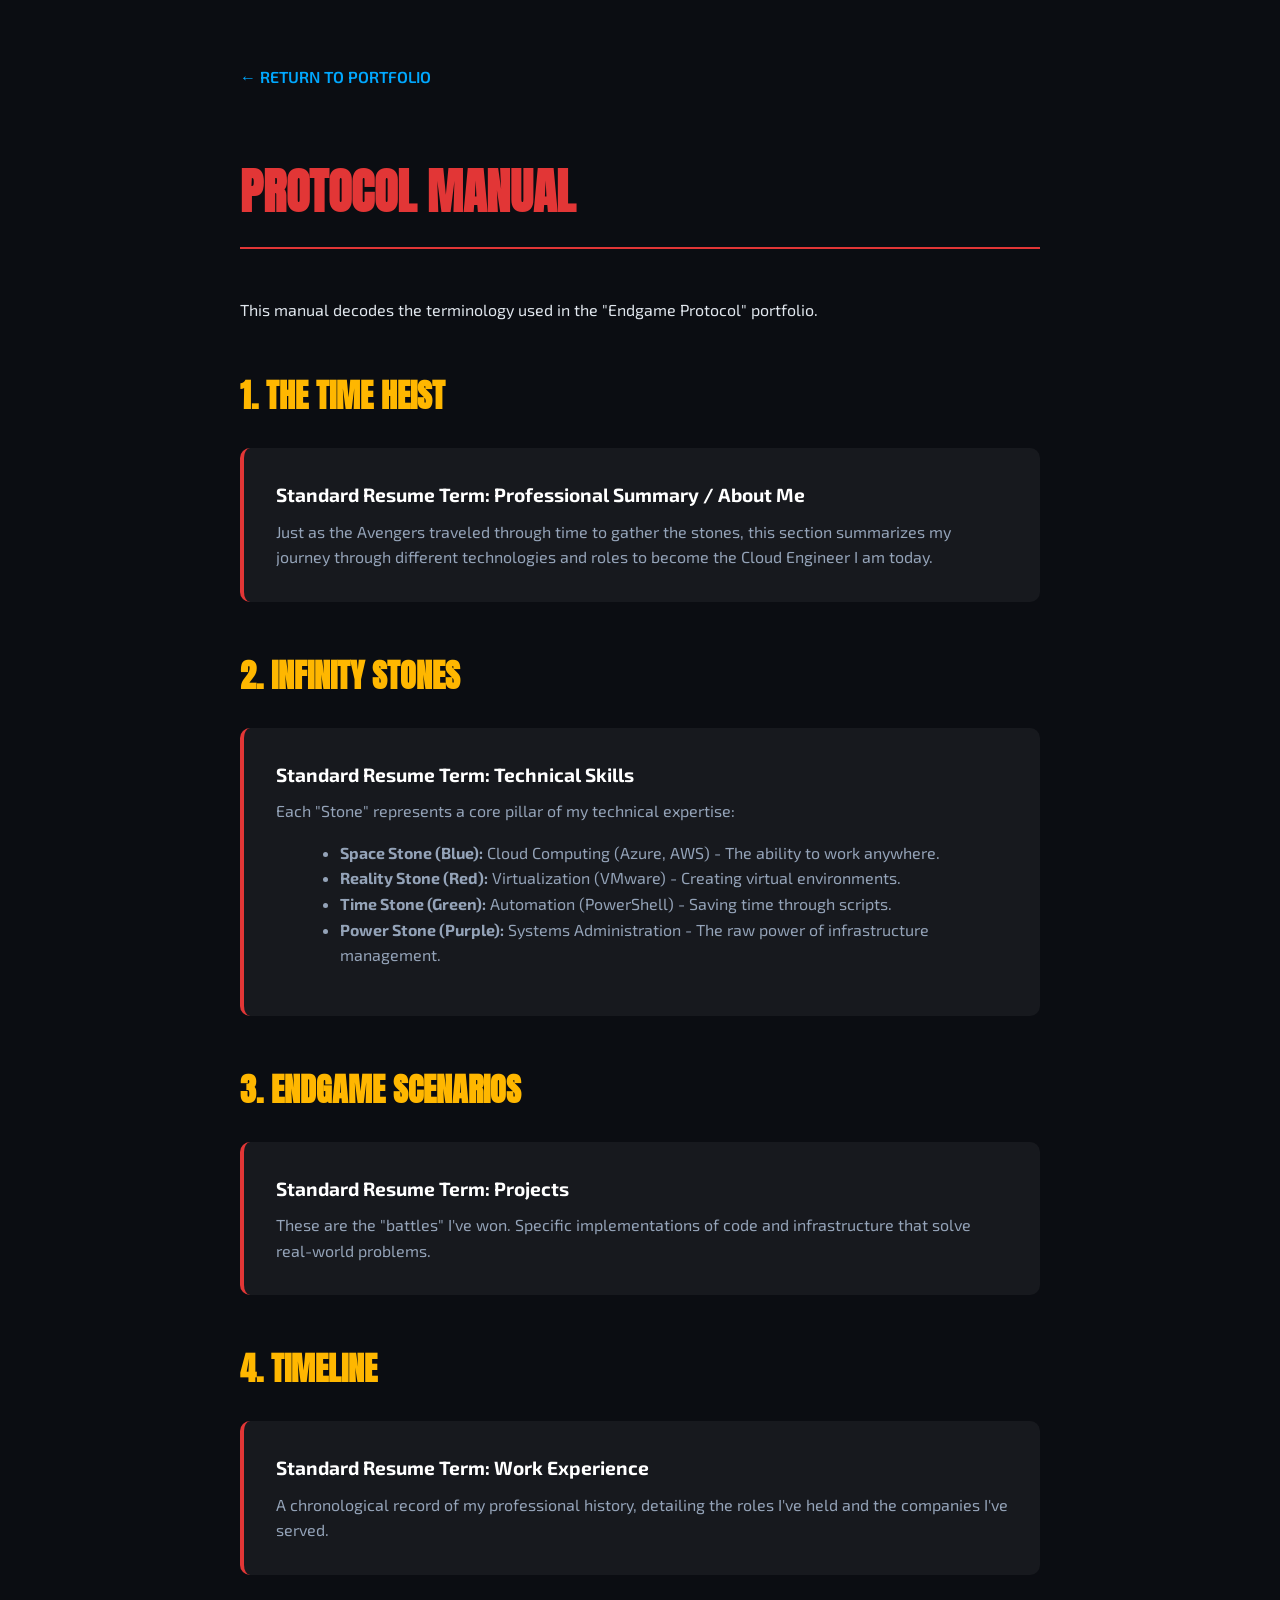
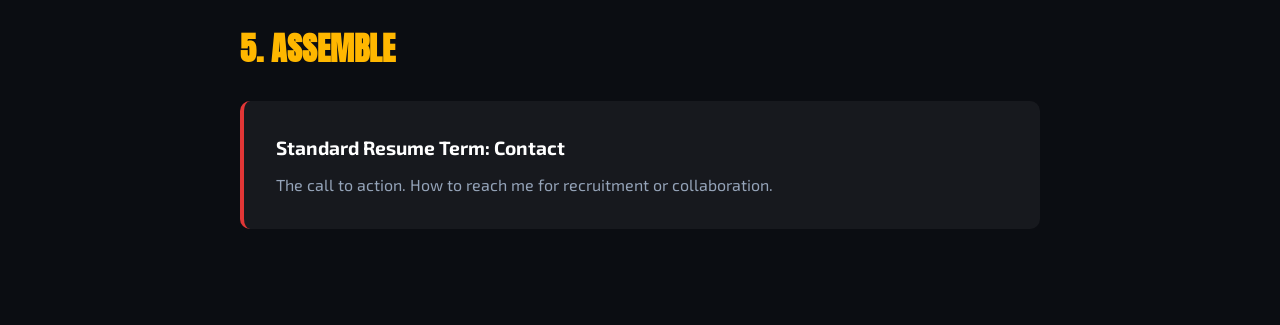
<file: manual.html>
<!DOCTYPE html>
<html lang="en">
<head>
    <meta charset="UTF-8">
    <meta name="viewport" content="width=device-width, initial-scale=1.0">
    <title>Protocol Manual | Raj Patel</title>
    <link href="https://fonts.googleapis.com/css2?family=Anton&family=Exo+2:wght@300;400;600&display=swap" rel="stylesheet">
    <style>
        body {
            background-color: #0b0d12;
            color: #e0e6ed;
            font-family: 'Exo 2', sans-serif;
            padding: 4rem 2rem;
            max-width: 800px;
            margin: 0 auto;
            line-height: 1.6;
        }
        h1 {
            font-family: 'Anton', sans-serif;
            color: #e23636;
            font-size: 3rem;
            border-bottom: 2px solid #e23636;
            padding-bottom: 1rem;
            margin-bottom: 3rem;
        }
        h2 {
            font-family: 'Anton', sans-serif;
            color: #ffb700;
            margin-top: 3rem;
            font-size: 2rem;
        }
        .section-box {
            background: rgba(255,255,255,0.05);
            padding: 2rem;
            border-radius: 10px;
            border-left: 4px solid #e23636;
            margin-bottom: 2rem;
        }
        .term {
            font-weight: 700;
            color: #fff;
            font-size: 1.2rem;
        }
        .definition {
            margin-top: 0.5rem;
            color: #94a3b8;
        }
        .back-link {
            display: inline-block;
            margin-bottom: 2rem;
            color: #00a8ff;
            text-decoration: none;
            font-weight: 600;
        }
        .back-link:hover { text-decoration: underline; }
    </style>
</head>
<body>
    <a href="index.html" class="back-link">← RETURN TO PORTFOLIO</a>
    
    <h1>PROTOCOL MANUAL</h1>
    <p>This manual decodes the terminology used in the "Endgame Protocol" portfolio.</p>

    <h2>1. THE TIME HEIST</h2>
    <div class="section-box">
        <div class="term">Standard Resume Term: Professional Summary / About Me</div>
        <div class="definition">
            Just as the Avengers traveled through time to gather the stones, this section summarizes my journey through different technologies and roles to become the Cloud Engineer I am today.
        </div>
    </div>

    <h2>2. INFINITY STONES</h2>
    <div class="section-box">
        <div class="term">Standard Resume Term: Technical Skills</div>
        <div class="definition">
            Each "Stone" represents a core pillar of my technical expertise:
            <ul style="margin-top: 1rem; margin-left: 1.5rem;">
                <li><strong>Space Stone (Blue):</strong> Cloud Computing (Azure, AWS) - The ability to work anywhere.</li>
                <li><strong>Reality Stone (Red):</strong> Virtualization (VMware) - Creating virtual environments.</li>
                <li><strong>Time Stone (Green):</strong> Automation (PowerShell) - Saving time through scripts.</li>
                <li><strong>Power Stone (Purple):</strong> Systems Administration - The raw power of infrastructure management.</li>
            </ul>
        </div>
    </div>

    <h2>3. ENDGAME SCENARIOS</h2>
    <div class="section-box">
        <div class="term">Standard Resume Term: Projects</div>
        <div class="definition">
            These are the "battles" I've won. Specific implementations of code and infrastructure that solve real-world problems.
        </div>
    </div>

    <h2>4. TIMELINE</h2>
    <div class="section-box">
        <div class="term">Standard Resume Term: Work Experience</div>
        <div class="definition">
            A chronological record of my professional history, detailing the roles I've held and the companies I've served.
        </div>
    </div>

    <h2>5. ASSEMBLE</h2>
    <div class="section-box">
        <div class="term">Standard Resume Term: Contact</div>
        <div class="definition">
            The call to action. How to reach me for recruitment or collaboration.
        </div>
    </div>

</body>
</html>
</file>
<file: assets/styles.css>
/* =========================================================
   Raj Patel — Portfolio IV
   Static, self-contained. No external fonts, images or scripts.
   ========================================================= */

:root{
  --ink:#0b0b0b;
  --paper:#efece2;
  --paper-dim:#cfcabb;
  --lime:#c8ff2f;
  --blue:#4f6dff;
  --orange:#ff5c2b;
  --pink:#ff63b8;
  --line:rgba(239,236,226,.16);
  --line-dark:rgba(11,11,11,.18);
  --pad:clamp(18px,4vw,72px);
  --max:1560px;
  --sans:Arial,Helvetica,sans-serif;
  --mono:"Courier New",Courier,monospace;
  --ease:cubic-bezier(.16,.84,.26,1);
}

*{box-sizing:border-box}
html{background:var(--ink);scroll-behavior:smooth;scroll-padding-top:84px;-webkit-text-size-adjust:100%}
body{
  margin:0;min-width:280px;
  background:var(--ink);color:var(--paper);
  font-family:var(--sans);
  overflow-x:hidden;
}
body.locked{overflow:hidden;height:100svh}
a{color:inherit;text-decoration:none}
img,svg{max-width:100%}
::selection{background:var(--lime);color:var(--ink)}

.skip{position:fixed;left:14px;top:-70px;z-index:200;background:var(--paper);color:var(--ink);padding:10px 14px;font:700 12px var(--mono)}
.skip:focus{top:12px}

/* ---------------- Preloader ---------------- */
#preloader{
  position:fixed;inset:0;z-index:150;
  background:var(--ink);color:var(--paper);
  display:grid;place-items:center;
  transition:opacity .6s var(--ease),visibility .6s;
}
#preloader.done{opacity:0;visibility:hidden}
.pre-inner{width:min(820px,calc(100% - 44px))}
.pre-name{
  display:flex;flex-wrap:wrap;gap:0 .3em;
  font-size:clamp(2.6rem,9vw,7rem);font-weight:900;
  line-height:.9;letter-spacing:-.075em;
}
.pre-name span{display:block;opacity:0;transform:translateY(.42em);animation:preUp .9s var(--ease) forwards}
.pre-name span:nth-child(2){animation-delay:.12s;color:var(--lime)}
@keyframes preUp{to{opacity:1;transform:none}}
.pre-meta{
  display:flex;justify-content:space-between;align-items:flex-end;gap:16px;
  margin:26px 0 14px;font:700 10px var(--mono);letter-spacing:.16em;
}
#pre-count{font-size:clamp(1.5rem,5vw,2.6rem);letter-spacing:-.04em}
.pre-bar{height:2px;background:rgba(239,236,226,.2);overflow:hidden}
.pre-bar i{display:block;height:100%;width:0;background:var(--lime)}

/* ---------------- Custom cursor ---------------- */
.cursor{
  position:fixed;top:0;left:0;z-index:140;
  pointer-events:none;display:none;
  transform:translate3d(-100px,-100px,0);
  will-change:transform;
}
.cursor i{
  display:block;width:36px;height:36px;margin:-18px 0 0 -18px;
  border:1px solid var(--paper);border-radius:50%;
  transition:width .25s var(--ease),height .25s var(--ease),margin .25s var(--ease),background .25s var(--ease),border-color .25s var(--ease);
}
.cursor em{
  position:absolute;top:-8px;left:-8px;
  display:grid;place-items:center;width:16px;height:16px;
  font:700 8px var(--mono);font-style:normal;letter-spacing:.06em;
  color:var(--ink);opacity:0;transform:scale(.4);transition:opacity .2s,transform .25s var(--ease);
}
.cursor.hot i{width:78px;height:78px;margin:-39px 0 0 -39px;background:var(--lime);border-color:var(--lime)}
.cursor.hot em{opacity:1;transform:scale(1);top:-6px;left:-20px;width:40px;height:12px}
.cursor.dark i{border-color:var(--ink)}

/* ---------------- Header ---------------- */
.head{
  position:fixed;top:0;left:0;right:0;z-index:100;
  height:84px;padding:0 var(--pad);
  display:grid;grid-template-columns:1fr auto 1fr;align-items:center;
  border-bottom:1px solid var(--line);
  background:rgba(11,11,11,.82);backdrop-filter:blur(14px);-webkit-backdrop-filter:blur(14px);
  transition:transform .45s var(--ease),background .4s,border-color .4s,color .4s;
}
.head.hidden{transform:translateY(-101%)}
.head.light{background:rgba(239,236,226,.9);color:var(--ink);border-color:var(--line-dark)}
.head.light .burger i{background:var(--ink)}
.mark{font-size:22px;font-weight:900;letter-spacing:-.08em;justify-self:start}
.mark sup{font:700 9px var(--mono);vertical-align:super;margin-left:3px;letter-spacing:.06em}
.head-mid{margin:0;text-align:center;font:700 8px/1.35 var(--mono);letter-spacing:.2em}
.nav-desktop{justify-self:end;display:flex;gap:26px;font:700 10px var(--mono);letter-spacing:.14em}
.nav-desktop a{position:relative;padding:4px 0}
.nav-desktop a::after{content:"";position:absolute;left:0;bottom:0;width:0;height:1px;background:currentColor;transition:width .3s var(--ease)}
.nav-desktop a:hover::after,.nav-desktop a.on::after{width:100%}
.burger,.nav-mobile{display:none}

/* ---------------- Hero ---------------- */
.hero{
  min-height:100svh;padding:120px var(--pad) 40px;
  display:flex;flex-direction:column;
  max-width:var(--max);margin:0 auto;
}
.hero-top{
  display:flex;justify-content:space-between;gap:14px;flex-wrap:wrap;
  font:700 9px var(--mono);letter-spacing:.16em;color:var(--paper-dim);
}
.hero-clock{color:var(--lime)}
.hero-type{
  margin:auto 0;font-weight:900;
  font-size:clamp(3.3rem,13.2vw,15rem);
  line-height:.82;letter-spacing:-.085em;
}
.line-mask{display:block;overflow:hidden;padding-bottom:.02em}
.line-mask>span{display:block;transform:translateY(105%);transition:transform 1.05s var(--ease)}
.ready .line-mask>span{transform:none}
.ready .line-mask:nth-child(2)>span{transition-delay:.09s}
.ready .line-mask:nth-child(3)>span{transition-delay:.18s}
.line-mask.push>span{padding-left:.14em}
.hero-type i{font-style:normal;color:var(--lime)}
.hero-foot{
  display:grid;grid-template-columns:1fr minmax(0,1fr) auto;
  gap:clamp(20px,5vw,70px);align-items:end;
  padding-top:34px;border-top:1px solid var(--line);
}
.hero-note{margin:0;font:700 10px var(--mono);letter-spacing:.14em;color:var(--lime)}
.hero-sub{margin:0;max-width:520px;color:var(--paper-dim);font-size:clamp(14px,1.15vw,17px);line-height:1.7}
.hero-cta{
  display:grid;place-content:center;gap:9px;text-align:center;
  width:132px;aspect-ratio:1;border:1px solid var(--paper);border-radius:50%;
  font:700 9px var(--mono);letter-spacing:.14em;
  transition:background .35s var(--ease),color .35s var(--ease),transform .5s var(--ease);
}
.hero-cta i{font-style:normal;font-size:20px}
.hero-cta:hover{background:var(--paper);color:var(--ink);transform:rotate(9deg)}

/* ---------------- Strip / marquees ---------------- */
.strip{overflow:hidden;background:var(--lime);color:var(--ink);border-block:1px solid var(--ink)}
.strip-run{display:flex;align-items:center;width:max-content;padding:13px 0;animation:run 34s linear infinite}
.strip-run span{font:700 11px var(--mono);letter-spacing:.14em;white-space:nowrap}
.strip-run i{margin:0 22px;font-style:normal;font-size:8px}
@keyframes run{to{transform:translateX(-50%)}}

.rules{overflow:hidden;background:var(--paper);color:var(--ink);border-block:1px solid var(--ink)}
.rules-run{display:flex;align-items:center;width:max-content;padding:22px 0;animation:run 48s linear infinite}
.rules-run span{font-size:clamp(15px,1.9vw,26px);font-weight:700;letter-spacing:-.03em;white-space:nowrap}
.rules-run b{margin:0 26px;color:var(--orange)}

/* ---------------- Cipher band ---------------- */
.cipher{padding:70px var(--pad);background:var(--ink);border-bottom:1px solid var(--line)}
.cipher-line{
  max-width:var(--max);margin:0 auto;
  font:700 clamp(13px,2.2vw,30px)/1.5 var(--mono);
  letter-spacing:.02em;color:var(--paper-dim);word-break:break-word;
}

/* ---------------- Shared ---------------- */
.tag{margin:0;font:700 10px var(--mono);letter-spacing:.18em;color:var(--lime)}
.reveal{opacity:0;transform:translateY(34px);transition:opacity .85s var(--ease),transform .85s var(--ease)}
.reveal.in{opacity:1;transform:none}

/* ---------------- Intro ---------------- */
.intro{max-width:var(--max);margin:0 auto;padding:clamp(80px,12vw,170px) var(--pad)}
.intro-head{
  margin:44px 0 clamp(50px,7vw,110px);max-width:1380px;
  font-size:clamp(1.9rem,5.2vw,5.6rem);font-weight:900;
  line-height:1.02;letter-spacing:-.05em;
}
.intro-head em{font-style:normal;color:var(--lime)}
.intro-grid{display:grid;grid-template-columns:repeat(2,minmax(0,1fr));gap:clamp(30px,6vw,110px);margin-left:auto;max-width:1060px}
.intro-grid h3{margin:0 0 14px;font:700 10px var(--mono);letter-spacing:.16em;color:var(--paper)}
.intro-grid p{margin:0;color:var(--paper-dim);font-size:15px;line-height:1.8}

/* ---------------- Work ---------------- */
.work{padding:clamp(80px,12vw,160px) 0 0;border-top:1px solid var(--line)}
.work-head{max-width:var(--max);margin:0 auto;padding:0 var(--pad) clamp(40px,6vw,80px)}
.work-head h2{margin:26px 0 0;font-size:clamp(3rem,10vw,10.5rem);font-weight:900;line-height:.82;letter-spacing:-.085em}
.work-head em{font-style:normal;-webkit-text-stroke:1px var(--paper);color:transparent}

.work-list{border-top:1px solid var(--line)}
.row{
  position:relative;display:grid;align-items:center;
  grid-template-columns:70px minmax(0,1fr) 260px 60px;
  gap:24px;padding:clamp(26px,3.4vw,46px) var(--pad);
  border-bottom:1px solid var(--line);overflow:hidden;
  transition:color .45s var(--ease);
}
.row::before{
  content:"";position:absolute;inset:0;z-index:0;
  background:var(--accent);transform:scaleY(0);transform-origin:bottom;
  transition:transform .55s var(--ease);
}
.row:hover::before,.row:focus-visible::before{transform:scaleY(1)}
.row:hover,.row:focus-visible{color:var(--accent-ink)}
.row>*{position:relative;z-index:1}
.row-no{font:700 10px var(--mono);letter-spacing:.14em}
.row-title{
  margin:0;font-size:clamp(2rem,6.4vw,6.2rem);font-weight:900;
  line-height:.92;letter-spacing:-.07em;
  display:block;overflow:hidden;
}
.row-title span{display:block;transition:transform .5s var(--ease)}
.row-title span:last-child{position:absolute;top:0;left:0;transform:translateY(105%)}
.row:hover .row-title span:first-child{transform:translateY(-105%)}
.row:hover .row-title span:last-child{transform:none}
.row-meta{font:700 9px var(--mono);letter-spacing:.14em;text-align:right}
.row-go{font-size:26px;text-align:right;transition:transform .45s var(--ease)}
.row:hover .row-go{transform:translate(6px,-6px)}
.row-art{
  position:absolute;z-index:1;right:clamp(90px,12vw,220px);top:50%;
  width:min(300px,26vw);pointer-events:none;
  transform:translateY(-50%) scale(.82);opacity:0;
  transition:opacity .45s var(--ease),transform .55s var(--ease);
}
.row:hover .row-art{opacity:1;transform:translateY(-50%) scale(1)}
.row-art svg{display:block;width:100%;height:auto}
.row-art svg *{stroke:var(--accent-ink);fill:none;stroke-width:2}
.row-art .halo{opacity:.35}
.row-art .hub{fill:var(--accent-ink)}
.row-art text{fill:var(--accent);stroke:none;font:700 15px var(--mono);text-anchor:middle}
.row-art .frame{opacity:.55}
.row-art .dot{fill:var(--accent-ink)}
.row-art .glyph{fill:var(--accent-ink);stroke:none;font-size:110px;font-weight:900;font-family:var(--sans)}

/* ---------------- About ---------------- */
.about{background:var(--paper);color:var(--ink);padding:clamp(80px,12vw,170px) var(--pad)}
.about .tag{color:var(--blue)}
.about-wrap{max-width:var(--max);margin:44px auto 0;display:grid;grid-template-columns:1fr minmax(0,1fr);gap:clamp(30px,6vw,110px)}
.about-head{margin:0;font-size:clamp(3rem,8.4vw,9rem);font-weight:900;line-height:.86;letter-spacing:-.08em}
.about-body .lead{margin-top:0;font-size:clamp(1.15rem,2vw,1.85rem);line-height:1.4;letter-spacing:-.02em}
.about-body p{color:#4a4a4a;font-size:15px;line-height:1.85}
.about-links{display:flex;flex-wrap:wrap;gap:26px;margin-top:34px;font:700 10px var(--mono);letter-spacing:.14em}
.about-links a{border-bottom:1px solid var(--ink);padding-bottom:5px}

.counts{max-width:var(--max);margin:clamp(60px,9vw,120px) auto 0;display:grid;grid-template-columns:repeat(4,1fr);border-top:1px solid var(--ink)}
.counts article{min-height:170px;padding:28px 22px 14px 0;border-right:1px solid var(--line-dark)}
.counts article:not(:first-child){padding-left:22px}
.counts article:last-child{border-right:0}
.counts b{display:block;font-size:clamp(2.6rem,5vw,5.4rem);font-weight:900;letter-spacing:-.08em;line-height:1}
.counts span{display:block;max-width:210px;margin-top:12px;font:700 9px/1.6 var(--mono);letter-spacing:.09em}

/* ---------------- Accordions (stack + faq) ---------------- */
.stack{padding:clamp(80px,12vw,170px) var(--pad);background:var(--ink)}
.stack-head,.faq-head{margin:26px 0 clamp(36px,5vw,70px);font-size:clamp(2.6rem,8vw,8rem);font-weight:900;line-height:.86;letter-spacing:-.08em}
.stack-list,.faq-list{max-width:var(--max);margin:0 auto;border-top:1px solid var(--line)}
.stack details,.faq details{border-bottom:1px solid var(--line)}
.stack summary,.faq summary{
  list-style:none;cursor:pointer;
  display:grid;grid-template-columns:70px minmax(0,1fr) 40px;align-items:center;gap:18px;
  padding:clamp(20px,2.6vw,32px) 0;
}
.stack summary::-webkit-details-marker,.faq summary::-webkit-details-marker{display:none}
.stack summary span,.faq summary span{font:700 10px var(--mono);letter-spacing:.14em;color:var(--lime)}
.stack summary b{font-size:clamp(1.3rem,3.4vw,3.4rem);font-weight:900;letter-spacing:-.05em;line-height:1.05}
.faq summary b{font-size:clamp(1.05rem,2.5vw,2.3rem);font-weight:700;letter-spacing:-.03em;line-height:1.25}
.stack summary i,.faq summary i{position:relative;justify-self:end;width:20px;height:20px}
.stack summary i::before,.stack summary i::after,.faq summary i::before,.faq summary i::after{
  content:"";position:absolute;left:0;top:9px;width:20px;height:2px;background:currentColor;transition:transform .35s var(--ease)
}
.stack summary i::after,.faq summary i::after{transform:rotate(90deg)}
.stack details[open] summary i::after,.faq details[open] summary i::after{transform:rotate(0)}
.stack details>div,.faq details>div{display:grid;grid-template-columns:70px minmax(0,1fr) minmax(0,.7fr);gap:18px;padding:0 0 clamp(24px,3vw,40px)}
.stack details p,.faq details p{grid-column:2;margin:0;max-width:640px;color:var(--paper-dim);font-size:15px;line-height:1.8}
.stack details em{grid-column:3;justify-self:end;align-self:end;font:700 9px var(--mono);font-style:normal;letter-spacing:.14em;color:var(--lime);text-align:right}

.faq{padding:clamp(80px,12vw,170px) var(--pad);background:var(--pink);color:var(--ink)}
.faq .tag{color:var(--ink)}
.faq-head em{font-style:normal;-webkit-text-stroke:1px var(--ink);color:transparent}
.faq-list{border-color:var(--line-dark)}
.faq details{border-color:var(--line-dark)}
.faq summary span{color:var(--ink)}
.faq details p{color:#332028}

/* ---------------- Career ---------------- */
.career{padding:clamp(80px,12vw,160px) var(--pad);background:var(--ink);border-top:1px solid var(--line)}
.career-list{max-width:var(--max);margin:44px auto 0;border-top:1px solid var(--line)}
.career article{
  display:grid;grid-template-columns:150px 300px minmax(0,1fr);
  gap:clamp(18px,3vw,50px);align-items:start;
  padding:clamp(26px,3.2vw,42px) 0;border-bottom:1px solid var(--line);
  transition:padding-left .4s var(--ease),background .4s var(--ease);
}
.career article:hover{padding-left:16px;background:rgba(200,255,47,.05)}
.career article>span{font:700 9px var(--mono);letter-spacing:.14em;color:var(--lime);padding-top:6px}
.career h3{margin:0;font-size:clamp(1.2rem,2.2vw,2rem);font-weight:900;letter-spacing:-.04em}
.career h4{margin:0 0 10px;font-size:14px;font-weight:700}
.career p{margin:0;color:var(--paper-dim);font-size:14px;line-height:1.75;max-width:640px}

/* ---------------- Contact ---------------- */
.contact{
  min-height:100svh;padding:120px var(--pad) max(34px,env(safe-area-inset-bottom));
  background:var(--blue);color:#fff;display:flex;flex-direction:column;
}
.contact .tag{color:#fff}
.contact-mid{max-width:var(--max);width:100%;margin:auto auto 0;flex:1;display:flex;flex-direction:column;justify-content:center;gap:clamp(30px,5vw,60px)}
.contact-head{margin:0;font-size:clamp(2.6rem,8.6vw,9rem);font-weight:900;line-height:.88;letter-spacing:-.08em}
.contact-head em{font-style:normal;color:var(--lime)}
.contact-mail{
  display:flex;align-items:center;justify-content:space-between;gap:16px;
  padding:clamp(16px,2vw,26px) 0;border-block:1px solid rgba(255,255,255,.65);
  font-size:clamp(1rem,3.4vw,3.2rem);font-weight:900;letter-spacing:-.04em;
  overflow-wrap:anywhere;transition:padding-left .4s var(--ease),color .4s}
.contact-mail:hover{padding-left:14px;color:var(--lime)}
.contact-mail i{flex:0 0 auto;font-style:normal;font-size:clamp(20px,4vw,44px)}
.contact-foot{
  max-width:var(--max);width:100%;margin:clamp(30px,5vw,60px) auto 0;
  display:flex;flex-wrap:wrap;justify-content:space-between;gap:14px 24px;
  font:700 9px var(--mono);letter-spacing:.14em;
}
.contact-foot i{font-style:normal}

/* ---------------- Footer ---------------- */
.foot{
  padding:24px var(--pad);display:flex;flex-wrap:wrap;gap:12px 24px;
  justify-content:space-between;background:var(--ink);
  font:700 9px var(--mono);letter-spacing:.14em;color:var(--paper-dim);
}

/* =========================================================
   Responsive
   ========================================================= */
@media(max-width:1180px){
  .row{grid-template-columns:56px minmax(0,1fr) 190px 46px}
  .row-art{right:clamp(70px,10vw,150px);width:min(230px,24vw)}
  .career article{grid-template-columns:130px 230px minmax(0,1fr)}
}

@media(max-width:980px){
  .head{grid-template-columns:1fr auto}
  .head-mid,.nav-desktop{display:none}
  .burger{display:block;justify-self:end;width:46px;height:46px;background:none;border:0;padding:0}
  .burger i{display:block;width:24px;height:1.5px;margin:6px auto;background:var(--paper);transition:transform .3s var(--ease)}
  .burger[aria-expanded="true"] i:first-child{transform:translateY(3.75px) rotate(45deg)}
  .burger[aria-expanded="true"] i:last-child{transform:translateY(-3.75px) rotate(-45deg)}
  .nav-mobile{
    position:fixed;top:84px;left:0;right:0;bottom:0;
    display:flex;flex-direction:column;justify-content:center;gap:6px;
    padding:0 var(--pad);background:var(--ink);
    transform:translateY(-12px);opacity:0;visibility:hidden;pointer-events:none;
    transition:opacity .35s var(--ease),transform .35s var(--ease),visibility .35s;
  }
  .nav-mobile.open{opacity:1;visibility:visible;transform:none;pointer-events:auto}
  .nav-mobile a{display:flex;align-items:baseline;gap:16px;padding:14px 0;border-bottom:1px solid var(--line);font-size:clamp(1.8rem,8vw,3rem);font-weight:900;letter-spacing:-.05em}
  .nav-mobile a span{font:700 10px var(--mono);color:var(--lime)}
  .hero-foot{grid-template-columns:1fr auto;gap:24px}
  .hero-note{grid-column:1/-1}
  .intro-grid{grid-template-columns:1fr;margin-left:0}
  .row-art{display:none}
  .row{grid-template-columns:48px minmax(0,1fr) 40px;gap:16px}
  .row-meta{grid-column:2;text-align:left;margin-top:10px}
  .row-title{grid-column:2}
  .row-no{align-self:start;padding-top:8px}
  .row-go{align-self:start;padding-top:6px}
  .about-wrap{grid-template-columns:1fr;gap:34px}
  .counts{grid-template-columns:1fr 1fr}
  .counts article:nth-child(2){border-right:0}
  .counts article:nth-child(-n+2){border-bottom:1px solid var(--line-dark)}
  .stack details>div,.faq details>div{grid-template-columns:70px minmax(0,1fr)}
  .stack details em{grid-column:2;justify-self:start;text-align:left;margin-top:16px}
  .career article{grid-template-columns:1fr;gap:6px}
  .career article>span{padding-top:0}
  .cursor{display:none!important}
}

@media(max-width:620px){
  .hero{padding:104px 18px 34px}
  .hero-top{font-size:8px;letter-spacing:.12em}
  .hero-type{font-size:clamp(3rem,16vw,5.4rem);line-height:.88}
  .line-mask.push>span{padding-left:0}
  .hero-foot{grid-template-columns:1fr;align-items:start;gap:22px;padding-top:26px}
  .hero-cta{width:112px;justify-self:start}
  .hero-sub{font-size:14px}
  .strip-run span{font-size:9px}
  .rules-run span{font-size:14px}
  .rules-run b{margin:0 16px}
  .cipher{padding:48px 18px}
  .intro,.stack,.faq,.career,.about{padding-left:18px;padding-right:18px}
  .intro-head{font-size:clamp(1.7rem,7.4vw,2.6rem);line-height:1.08;margin-bottom:44px}
  .work-head{padding-left:18px;padding-right:18px}
  .work-head h2{font-size:clamp(2.9rem,15vw,4.6rem)}
  .row{padding:24px 18px;grid-template-columns:40px minmax(0,1fr) 30px}
  .row-title{font-size:clamp(1.9rem,10.5vw,3.1rem);line-height:1}
  .row-title span:last-child{display:none}
  .row:hover .row-title span:first-child{transform:none}
  .row-meta{font-size:8px}
  .row-go{font-size:20px}
  .about-head{font-size:clamp(2.8rem,15vw,4.4rem)}
  .counts{grid-template-columns:1fr}
  .counts article{min-height:130px;border-right:0!important;border-bottom:1px solid var(--line-dark)!important;padding-left:0!important}
  .stack-head,.faq-head{font-size:clamp(2.3rem,12.5vw,3.6rem)}
  .stack summary,.faq summary{grid-template-columns:38px minmax(0,1fr) 26px;gap:12px}
  .stack summary b{font-size:clamp(1.15rem,6.6vw,1.9rem)}
  .faq summary b{font-size:clamp(.98rem,4.6vw,1.3rem)}
  .stack summary i,.faq summary i{width:16px;height:16px}
  .stack summary i::before,.stack summary i::after,.faq summary i::before,.faq summary i::after{width:16px;top:7px}
  .stack details>div,.faq details>div{grid-template-columns:38px minmax(0,1fr)}
  .contact{padding:100px 18px max(28px,env(safe-area-inset-bottom))}
  .contact-head{font-size:clamp(2.3rem,11.5vw,3.6rem);line-height:.96}
  .contact-mail{font-size:clamp(.82rem,4.4vw,1.5rem)}
  .contact-foot span:last-child{width:100%}
  .foot span{display:none}
}

@media(max-width:360px){
  .hero-type{font-size:2.85rem}
  .work-head h2,.about-head{font-size:2.6rem}
  .row-title{font-size:1.8rem}
  .contact-head{font-size:2.15rem}
  .contact-mail{font-size:.78rem}
  .stack-head,.faq-head{font-size:2.1rem}
}

@media(hover:none){
  .row::before{transform:scaleY(1);opacity:.14}
  .row-title span:last-child{display:none}
}

@media(prefers-reduced-motion:reduce){
  html{scroll-behavior:auto}
  .strip-run,.rules-run,.pre-name span{animation:none!important}
  .reveal{opacity:1!important;transform:none!important;transition:none}
  .line-mask>span{transform:none!important;transition:none}
  .cursor{display:none!important}
  .row::before,.row-title span,.row-art{transition:none}
}

/* ============================================================
   ALIGNMENT & RESPONSIVE PATCH — Portfolio IV.1
   ============================================================ */

/* Replace the RP tile with the repository profile photograph. */
.mark{
  display:inline-flex;
  align-items:center;
  gap:11px;
  min-width:0;
  font:700 11px var(--mono);
  letter-spacing:.12em;
}
.mark img{
  display:block;
  width:46px;
  height:46px;
  flex:0 0 46px;
  object-fit:cover;
  object-position:center;
  border-radius:50%;
  border:1px solid rgba(255,255,255,.48);
  background:var(--paper);
}
.mark span{white-space:nowrap}

/* One consistent left edge for the complete opening title. */
.hero-type{
  width:100%;
  max-width:100%;
  text-align:left;
  font-size:clamp(3.25rem,12.3vw,13.2rem);
  line-height:.82;
  letter-spacing:-.075em;
}
.line-mask,
.line-mask.push{
  display:block;
  width:100%;
  padding-left:0;
  overflow:hidden;
}
.line-mask.push>span{padding-left:0}
.line-mask>span{display:block;width:max-content;max-width:100%}

/* Prevent every main component from escaping the viewport. */
.hero,.intro,.projects,.about,.skills,.experience,.process,.faq,.contact,
.work,.statement,.caps,.exp{
  min-width:0;
}
.hero-foot>*{min-width:0}
.hero-sub,.intro-head,.about-copy,.project-copy,.role,.faq-list,
.exp-row>div{overflow-wrap:anywhere}

@media (max-width:900px){
  .head{padding-inline:clamp(16px,4vw,30px)}
  .head-mid{display:none}
  .mark span{display:none}
  .hero-top{grid-template-columns:1fr auto}
  .hero-top span:nth-child(2){display:none}
  .hero-type{
    font-size:clamp(3rem,15.1vw,7.4rem);
    line-height:.86;
    letter-spacing:-.067em;
  }
  .hero-foot{
    grid-template-columns:1fr auto;
    align-items:end;
  }
  .hero-note{grid-column:1/-1}
  .hero-sub{max-width:600px}
}

@media (max-width:600px){
  :root{--pad:18px}
  .head{height:70px;padding-inline:18px}
  .mark img{width:42px;height:42px;flex-basis:42px}
  .hero{
    min-height:100svh;
    padding:96px 18px max(28px,env(safe-area-inset-bottom));
  }
  .hero-top{
    display:flex;
    align-items:center;
    justify-content:space-between;
    gap:12px;
    font-size:8px;
  }
  .hero-type{
    margin:clamp(58px,12vh,110px) 0;
    font-size:clamp(2.75rem,14.9vw,5.3rem);
    line-height:.9;
    letter-spacing:-.062em;
  }
  .line-mask>span{white-space:nowrap}
  .hero-foot{
    display:flex;
    flex-direction:column;
    align-items:flex-start;
    gap:22px;
    padding-top:24px;
  }
  .hero-note{font-size:8px;line-height:1.6}
  .hero-sub{font-size:14px;line-height:1.65}
  .hero-cta{width:104px}

  /* Consistent horizontal rhythm across all mobile sections. */
  .intro,.about,.skills,.experience,.process,.faq,.contact,
  .statement,.caps,.exp{padding-left:18px;padding-right:18px}
  .work-head,.section-heading{padding-left:18px;padding-right:18px}

  .intro-grid,.about-grid,.profile-grid,.experience-intro,
  .statement-foot{grid-template-columns:1fr!important;gap:24px!important}

  .project,.role,.experience-row,.exp-row{
    grid-template-columns:1fr!important;
    gap:16px!important;
  }

  .work-row{padding-left:18px;padding-right:18px}
  .w-title{overflow-wrap:anywhere}

  .cap,.skill-row{
    grid-template-columns:34px minmax(0,1fr)!important;
    gap:12px!important;
  }
  .cap p,.skill-row p{
    grid-column:2!important;
    text-align:left!important;
    overflow-wrap:anywhere;
  }

  .faq summary{grid-template-columns:34px minmax(0,1fr) 24px}
  .faq summary span{overflow-wrap:anywhere}
  .faq details>div{grid-template-columns:1fr}
  .faq details p{grid-column:1}

  .contact h2,.mail,.email-link{max-width:100%;overflow-wrap:anywhere}
  .contact-grid,.contact-links{grid-template-columns:1fr!important}
}

@media (max-width:380px){
  .hero-type{font-size:clamp(2.42rem,14.4vw,3.15rem)}
  .hero-top span:last-child{display:none}
  .hero-note{max-width:100%}
  .mark img{width:40px;height:40px;flex-basis:40px}
}


/* ============================================================
   FINAL RESPONSIVE ALIGNMENT PASS
   A single layout system replaces device-specific offsets.
   ============================================================ */
:root{--page-gutter:clamp(18px,4vw,68px)}
html,body{width:100%;max-width:100%;overflow-x:hidden}
body *{min-width:0}
.head,.hero,.intro,.about,.skills,.career,.stack,.faq,.contact,.work-head{
  padding-left:var(--page-gutter);
  padding-right:var(--page-gutter);
}
.head{width:100%;grid-template-columns:minmax(0,1fr) auto minmax(0,1fr)}
.mark{gap:8px;white-space:nowrap;color:inherit}
.mark-name{display:inline!important;font:700 12px var(--mono);letter-spacing:.13em}
.mark-code{display:inline!important;font:700 9px var(--mono);color:var(--lime);letter-spacing:.08em}

.hero{width:100%;max-width:1600px;margin-inline:auto}
.hero-top,.hero-foot{width:100%}
.hero-type{
  width:100%;max-width:none;
  margin-inline:0;
  font-size:clamp(3.15rem,12vw,12.8rem);
  line-height:.83;
  letter-spacing:-.073em;
  text-align:left;
}
.line-mask,.line-mask.push{width:100%;padding:0!important;margin:0;overflow:hidden}
.line-mask>span,.line-mask.push>span{display:block;width:fit-content;max-width:100%;padding:0!important;margin:0;white-space:nowrap}
.hero-foot{grid-template-columns:minmax(0,.72fr) minmax(260px,1.28fr) auto;gap:clamp(20px,4vw,70px)}
.hero-sub{max-width:620px}

.row{padding-left:var(--page-gutter);padding-right:var(--page-gutter)}
.work-head,.intro,.about,.career,.stack,.faq{width:100%;max-width:1600px;margin-inline:auto}
.intro-grid,.about-wrap,.career-grid,.contact-foot,.stats,.process-grid{width:100%}
.row-title,.row-meta,.intro-head,.about-copy,.career-copy,.contact-mail{overflow-wrap:anywhere}

@media(max-width:980px){
  .head{grid-template-columns:1fr auto}
  .head-mid,.nav-desktop{display:none}
  .mark-name,.mark-code{display:inline!important}
  .burger{display:grid}
  .hero-top{grid-template-columns:1fr auto}
  .hero-top>span:last-child{display:none}
  .hero-type{font-size:clamp(3.1rem,14.8vw,8rem);line-height:.86}
  .hero-foot{grid-template-columns:1fr auto;align-items:end}
  .hero-note{grid-column:1/-1}
  .hero-sub{max-width:660px}
  .row{grid-template-columns:46px minmax(0,1fr) 38px;gap:14px}
  .row-art{display:none}
  .row-title{grid-column:2}
  .row-meta{grid-column:2;text-align:left;margin-top:8px}
  .row-go{grid-column:3;grid-row:1/span 3;align-self:center}
  .row-no{align-self:start;padding-top:7px}
}

@media(max-width:620px){
  :root{--page-gutter:18px}
  .head{height:68px;padding-inline:18px}
  .mark-name{font-size:11px;letter-spacing:.1em}
  .mark-code{font-size:8px}
  .hero{
    min-height:100svh;
    padding:94px 18px max(26px,env(safe-area-inset-bottom));
    justify-content:space-between;
  }
  .hero-top{display:flex;align-items:center;justify-content:space-between;gap:12px;font-size:8px;letter-spacing:.1em}
  .hero-top>span:first-child{white-space:nowrap}
  .hero-clock{margin-left:auto}
  .hero-type{
    margin:clamp(50px,10vh,92px) 0;
    font-size:clamp(2.72rem,14.55vw,5.15rem);
    line-height:.91;
    letter-spacing:-.055em;
  }
  .line-mask>span{white-space:nowrap}
  .hero-foot{display:flex;flex-direction:column;align-items:flex-start;gap:18px;padding-top:0}
  .hero-note{width:100%;font-size:8px;line-height:1.55;letter-spacing:.09em}
  .hero-sub{width:100%;max-width:none;font-size:14px;line-height:1.62}
  .hero-cta{width:102px;height:102px;justify-self:start}

  .intro,.about,.skills,.career,.stack,.faq,.contact{padding-left:18px!important;padding-right:18px!important}
  .intro-grid,.about-wrap,.career-grid,.stats,.contact-foot{grid-template-columns:1fr!important;gap:24px!important}
  .intro-head{font-size:clamp(1.65rem,7.1vw,2.35rem);line-height:1.08}
  .work-head{padding-left:18px!important;padding-right:18px!important}
  .work-head h2{font-size:clamp(2.8rem,14vw,4.7rem);line-height:.85}

  .row{grid-template-columns:30px minmax(0,1fr) 26px;padding:22px 18px;gap:10px}
  .row-no{font-size:8px;padding-top:5px}
  .row-title{font-size:clamp(1.7rem,9.2vw,2.7rem);line-height:1;letter-spacing:-.045em}
  .row-title span:last-child{display:none}
  .row:hover .row-title span:first-child{transform:none}
  .row-meta{font-size:7.5px;line-height:1.5;letter-spacing:.09em}
  .row-go{font-size:18px}

  .about-head,.career-head,.stack-head,.faq-head{font-size:clamp(2.45rem,12.5vw,4rem);line-height:.9}
  .about-copy p,.career-copy p{font-size:14px;line-height:1.7}
  .stats{grid-template-columns:1fr 1fr!important;gap:0!important}
  .stat{min-height:140px;padding:22px 12px!important}

  .stack summary,.faq summary{grid-template-columns:30px minmax(0,1fr) 22px;gap:10px}
  .stack summary b,.faq summary b{overflow-wrap:anywhere}
  .stack details>div,.faq details>div{grid-template-columns:1fr!important;padding-left:40px}
  .stack details p,.faq details p{grid-column:1!important}

  .contact{min-height:100svh;padding-top:86px!important;padding-bottom:max(28px,env(safe-area-inset-bottom))!important}
  .contact-head{font-size:clamp(2.15rem,11.3vw,3.45rem);line-height:.97;max-width:100%}
  .contact-mail{display:flex;align-items:center;gap:10px;font-size:clamp(.76rem,4vw,1.25rem);line-height:1.35;word-break:break-word}
  .contact-mail span{min-width:0;overflow-wrap:anywhere}
  .contact-mail i{flex:0 0 auto}
  .contact-foot{display:grid!important}
}

@media(max-width:380px){
  .hero-type{font-size:clamp(2.42rem,14.1vw,3rem);line-height:.92;letter-spacing:-.045em}
  .hero-top>span:first-child{font-size:7px}
  .hero-sub{font-size:13px}
  .row-title{font-size:1.58rem}
  .work-head h2,.about-head,.career-head,.stack-head,.faq-head{font-size:2.35rem}
  .stats{grid-template-columns:1fr!important}
  .contact-head{font-size:2.05rem}
  .contact-mail{font-size:.72rem}
}

@media(orientation:landscape) and (max-height:520px) and (max-width:960px){
  .hero{min-height:auto;padding-top:82px}
  .hero-type{margin:28px 0;font-size:clamp(2.5rem,11vw,5.5rem)}
  .hero-foot{display:grid;grid-template-columns:1fr auto}
  .hero-note{grid-column:1/-1}
}


/* ============================================================
   FINAL UX CORRECTION: NAVIGATION, WORK, AND CAREER
   ============================================================ */

/* Mobile navigation is a true viewport panel, independent of header grids. */
@media(max-width:980px){
  .head{z-index:210;overflow:visible}
  .burger{
    position:relative;z-index:222;
    display:flex!important;flex-direction:column;align-items:center;justify-content:center;
    width:46px;height:46px;padding:0;border:0;background:transparent;
    gap:7px;cursor:pointer;
  }
  .burger i{
    display:block;width:28px;height:2px;flex:0 0 2px;
    margin:0;background:currentColor;border-radius:2px;
    transform-origin:center;transition:transform .35s var(--ease),width .35s var(--ease);
  }
  .burger[aria-expanded="true"] i:first-child{transform:translateY(4.5px) rotate(45deg)}
  .burger[aria-expanded="true"] i:last-child{transform:translateY(-4.5px) rotate(-45deg)}
  .nav-mobile{
    position:fixed!important;z-index:205;
    inset:0!important;width:100vw;height:100dvh;
    padding:clamp(105px,16vh,145px) var(--page-gutter) max(30px,env(safe-area-inset-bottom));
    display:flex!important;flex-direction:column;align-items:stretch;justify-content:center;gap:0;
    background:var(--lime);color:var(--ink);
    visibility:hidden;opacity:0;pointer-events:none;
    transform:translateY(-100%);
    transition:transform .65s var(--ease),opacity .35s,visibility 0s .65s;
    overflow-y:auto;overscroll-behavior:contain;
  }
  .nav-mobile.open{
    visibility:visible;opacity:1;pointer-events:auto;transform:translateY(0);
    transition:transform .65s var(--ease),opacity .35s,visibility 0s;
  }
  .nav-mobile a{
    display:grid;grid-template-columns:42px minmax(0,1fr);align-items:baseline;
    padding:clamp(12px,2.1vh,22px) 0;border-bottom:1px solid rgba(11,11,11,.28);
    font-family:var(--sans);font-weight:900;font-size:clamp(2rem,9vw,5rem);line-height:.95;letter-spacing:-.055em;
  }
  .nav-mobile a:first-child{border-top:1px solid rgba(11,11,11,.28)}
  .nav-mobile a span{font:700 9px var(--mono);letter-spacing:.1em}
  .head.light .nav-mobile{color:var(--ink)}
  .head.light .nav-mobile a{color:var(--ink)}
  .head.light .burger[aria-expanded="true"] i{background:var(--ink)}
}

/* Work rows now use typography only. No floating illustration can be clipped. */
.row{overflow:hidden}
.row-art{display:none!important}
.row::before{z-index:0}
.row>*{position:relative;z-index:1}
@media(min-width:981px){
  .row{grid-template-columns:70px minmax(0,1fr) 300px 54px}
  .row-title{max-width:100%}
}

/* Career receives a centered editorial composition, not a left-heavy list. */
.career{
  padding-left:var(--page-gutter);padding-right:var(--page-gutter);
}
.career>.tag,.career-heading,.career-list{max-width:1280px;margin-left:auto;margin-right:auto}
.career-heading{
  margin-top:clamp(34px,5vw,68px);
  display:grid;grid-template-columns:minmax(0,1.3fr) minmax(260px,.7fr);
  align-items:end;gap:clamp(30px,7vw,100px);
}
.career-heading h2{
  margin:0;font-size:clamp(2.7rem,6.8vw,7rem);line-height:.86;letter-spacing:-.075em;
}
.career-heading h2 em{font-style:normal;color:transparent;-webkit-text-stroke:1.3px var(--paper)}
.career-heading p{margin:0 0 7px;color:var(--paper-dim);font-size:14px;line-height:1.75;max-width:480px}
.career-list{margin-top:clamp(42px,6vw,78px);border-top:1px solid var(--line)}
.career article{
  grid-template-columns:140px minmax(210px,.65fr) minmax(250px,.85fr) minmax(300px,1.2fr);
  gap:clamp(20px,3vw,48px);align-items:start;
  padding:clamp(28px,3vw,42px) 0;
}
.career article:hover{padding-left:0;background:transparent}
.career article>span{grid-column:1}
.career h3{grid-column:2}
.career h4{grid-column:3;margin-top:3px;line-height:1.45}
.career p{grid-column:4;max-width:none;margin-top:1px}

@media(max-width:980px){
  .career-heading{grid-template-columns:1fr;gap:24px}
  .career article{grid-template-columns:120px minmax(0,1fr);gap:14px 28px}
  .career article>span{grid-column:1;grid-row:1/span 3}
  .career h3,.career h4,.career p{grid-column:2}
  .career h4{margin:0}
}

@media(max-width:620px){
  .nav-mobile{padding-left:18px;padding-right:18px}
  .nav-mobile a{grid-template-columns:34px minmax(0,1fr);font-size:clamp(2rem,11vw,3.4rem)}
  .row{overflow:visible}
  .career{padding-top:78px;padding-bottom:78px}
  .career-heading{margin-top:30px}
  .career-heading h2{font-size:clamp(2.55rem,12vw,4rem);line-height:.9}
  .career-heading p{font-size:13px;line-height:1.65}
  .career-list{margin-top:38px}
  .career article{
    display:grid!important;grid-template-columns:1fr!important;gap:9px!important;
    padding:26px 0!important;
  }
  .career article>span,.career h3,.career h4,.career p{grid-column:1!important;grid-row:auto!important}
  .career article>span{padding:0 0 4px}
  .career h3{font-size:clamp(1.35rem,7vw,2rem)}
  .career h4{font-size:13px;line-height:1.5}
  .career p{font-size:13px;line-height:1.68}
}

@media(max-width:380px){
  .nav-mobile a{font-size:1.9rem}
  .career-heading h2{font-size:2.35rem}
}
</file>
